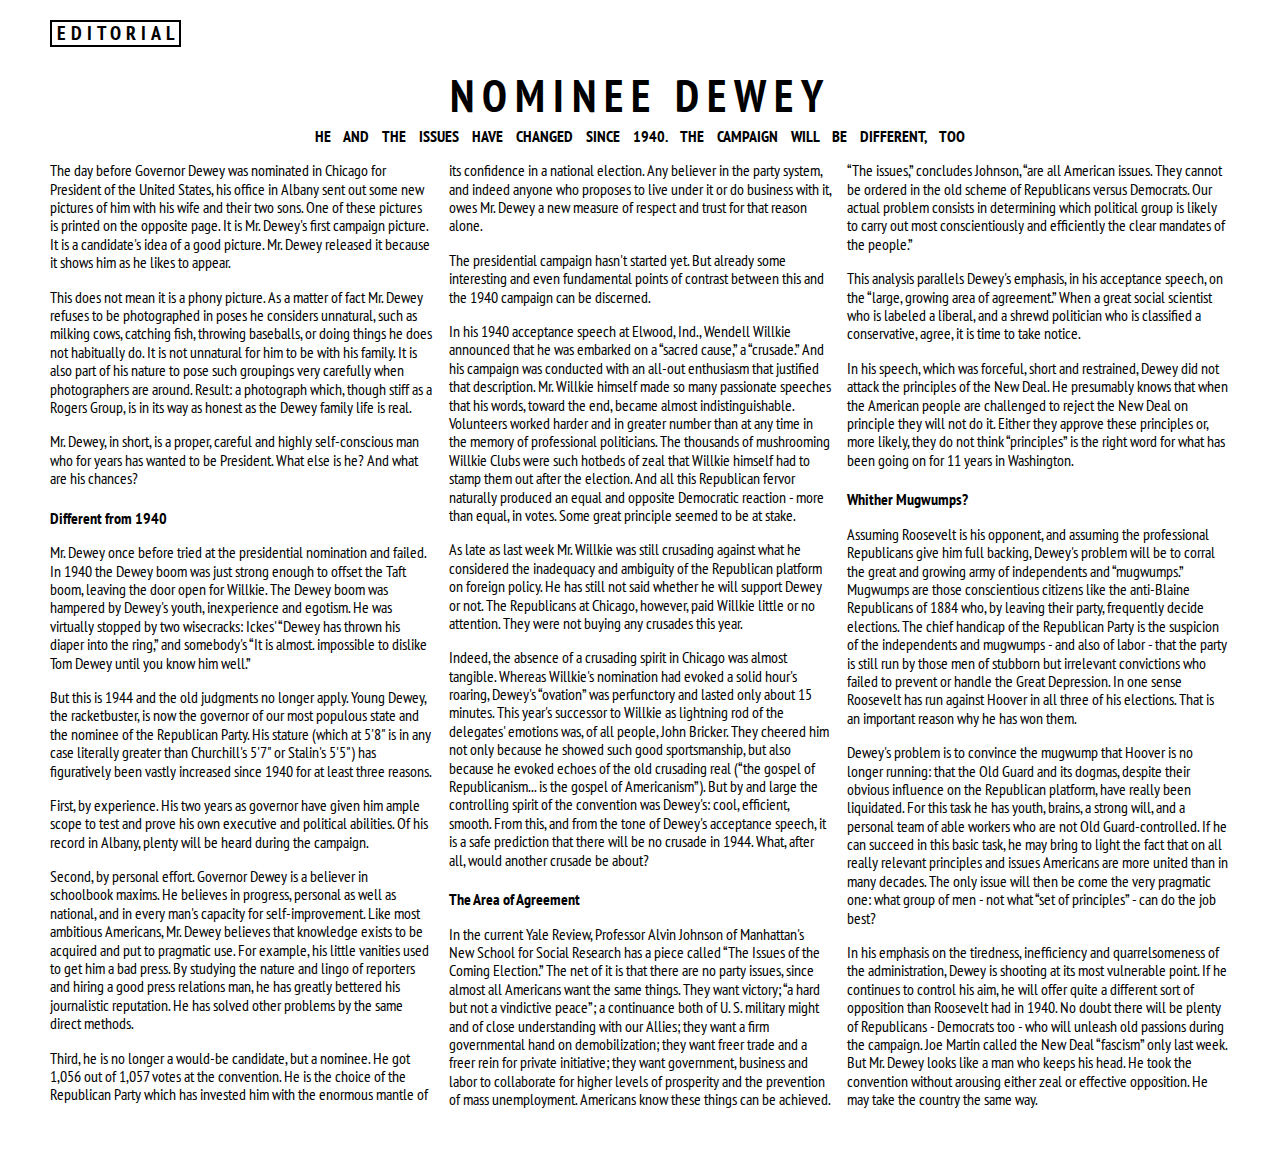
<file: lab-1/index.html>
<!DOCTYPE html>
<html lang="en">
<head>
    <meta charset="UTF-8" />
    <meta name="viewport" content="width=device-width, initial-scale=1.0">
    <title>Lab 1 | COMP1054</title>
    <link rel="preconnect" href="https://fonts.googleapis.com">
    <link rel="preconnect" href="https://fonts.gstatic.com" crossorigin>
    <link href="https://fonts.googleapis.com/css2?family=PT+Sans+Narrow:wght@400;700&display=swap" rel="stylesheet">
    <link href="css/normalize.css"  rel="stylesheet" />
    <link rel="stylesheet" href="css/style.css" />
</head>
<body>
    <div id="page">
        <header>
            <h1>Editorial</h1>
            <h2>Nominee Dewey</h2>
            <p>He and the issues have changed since 1940. The campaign will be different, too</p>
        </header>   
        <main>
        <p>The day before Governor Dewey was nominated in Chicago for President of the United States, his office in Albany sent out some new pictures of him with his wife and their two sons. One of these pictures is printed on the opposite page. It is Mr. Dewey's first campaign picture. It is a candidate's idea of a good picture. Mr. Dewey released it because it shows him as he likes to appear.</p>
 
        <p>This does not mean it is a phony picture. As a matter of fact Mr. Dewey refuses to be photographed in poses he considers unnatural, such as milking cows, catching fish, throwing baseballs, or doing things he does not habitually do. It is not unnatural for him to be with his family. It is also part of his nature to pose such groupings very carefully when photographers are around. Result: a photograph which, though stiff as a Rogers Group, is in its way as honest as the Dewey family life is real.</p>
 
        <p>Mr. Dewey, in short, is a proper, careful and highly self-conscious man who for years has wanted to be President. What else is he? And what are his chances?</p>
 
        <h4>Different from 1940</h4>
 
        <p>Mr. Dewey once before tried at the presidential nomination and failed. In 1940 the Dewey boom was just strong enough to offset the Taft boom, leaving the door open for Willkie. The Dewey boom was hampered by Dewey's youth, inexperience and egotism. He was virtually stopped by two wisecracks: Ickes' <q>Dewey has thrown his diaper into the ring,</q> and somebody's <q>It is almost. impossible to dislike Tom Dewey until you know him well.</q></p>
 
        <p>But this is 1944 and the old judgments no longer apply. Young Dewey, the racketbuster, is now the governor of our most populous state and the nominee of the Republican Party. His stature (which at 5'8" is in any case literally greater than Churchill's 5'7" or Stalin's 5'5") has figuratively been vastly increased since 1940 for at least three reasons.</p>
 
        <p>First, by experience. His two years as governor have given him ample scope to test and prove his own executive and political abilities. Of his record in Albany, plenty will be heard during the campaign.</p>
 
        <p>Second, by personal effort. Governor Dewey is a believer in schoolbook maxims. He believes in progress, personal as well as national, and in every man's capacity for self-improvement. Like most ambitious Americans, Mr. Dewey believes that knowledge exists to be acquired and put to pragmatic use. For example, his little vanities used to get him a bad press. By studying the nature and lingo of reporters and hiring a good press relations man, he has greatly bettered his journalistic reputation. He has solved other problems by the same direct methods.</p>
 
        <p>Third, he is no longer a would-be candidate, but a nominee. He got 1,056 out of 1,057 votes at the convention. He is the choice of the Republican Party which has invested him with the enormous mantle of its confidence in a national election. Any believer in the party system, and indeed anyone who proposes to live under it or do business with it, owes Mr. Dewey a new measure of respect and trust for that reason alone.</p>
 
        <p>The presidential campaign hasn't started yet. But already some interesting and even fundamental points of contrast between this and the 1940 campaign can be discerned.</p>
 
        <p>In his 1940 acceptance speech at Elwood, Ind., Wendell Willkie announced that he was embarked on a <q>sacred cause,</q> a <q>crusade.</q> And his campaign was conducted with an all-out enthusiasm that justified that description. Mr. Willkie himself made so many passionate speeches that his words, toward the end, became almost indistinguishable. Volunteers worked harder and in greater number than at any time in the memory of professional politicians. The thousands of mushrooming Willkie Clubs were such hotbeds of zeal that Willkie himself had to stamp them out after the election. And all this Republican fervor naturally produced an equal and opposite Democratic reaction - more than equal, in votes. Some great principle seemed to be at stake.</p>
 
        <p>As late as last week Mr. Willkie was still crusading against what he considered the inadequacy and ambiguity of the Republican platform on foreign policy. He has still not said whether he will support Dewey or not. The Republicans at Chicago, however, paid Willkie little or no attention. They were not buying any crusades this year.</p>
 
        <p>Indeed, the absence of a crusading spirit in Chicago was almost tangible. Whereas Willkie's nomination had evoked a solid hour's roaring, Dewey's <q>ovation</q> was perfunctory and lasted only about 15 minutes. This year's successor to Willkie as lightning rod of the delegates' emotions was, of all people, John Bricker. They cheered him not only because he showed such good sportsmanship, but also because he evoked echoes of the old crusading real (<q>the gospel of Republicanism... is the gospel of Americanism</q>). But by and large the controlling spirit of the convention was Dewey's: cool, efficient, smooth. From this, and from the tone of Dewey's acceptance speech, it is a safe prediction that there will be no crusade in 1944. What, after all, would another crusade be about?</p>
 
        <h4>The Area of Agreement</h4>
 
        <p>In the current Yale Review, Professor Alvin Johnson of Manhattan's New School for Social Research has a piece called <q>The Issues of the Coming Election.</q> The net of it is that there are no party issues, since almost all Americans want the same things. They want victory; <q>a hard but not a vindictive peace</q>; a continuance both of U. S. military might and of close understanding with our Allies; they want a firm governmental hand on demobilization; they want freer trade and a freer rein for private initiative; they want government, business and labor to collaborate for higher levels of prosperity and the prevention of mass unemployment. Americans know these things can be achieved.</p>
 
        <p><q>The issues,</q> concludes Johnson, <q>are all American issues. They cannot be ordered in the old scheme of Republicans versus Democrats. Our actual problem consists in determining which political group is likely to carry out most conscientiously and efficiently the clear mandates of the people.</q></p>
 
        <p>This analysis parallels Dewey's emphasis, in his acceptance speech, on the <q>large, growing area of agreement.</q> When a great social scientist who is labeled a liberal, and a shrewd politician who is classified a conservative, agree, it is time to take notice.</p>
 
        <p>In his speech, which was forceful, short and restrained, Dewey did not attack the principles of the New Deal. He presumably knows that when the American people are challenged to reject the New Deal on principle they will not do it. Either they approve these principles or, more likely, they do not think <q>principles</q> is the right word for what has been going on for 11 years in Washington.</p>
 
        <h4>Whither Mugwumps?</h4>
 
        <p>Assuming Roosevelt is his opponent, and assuming the professional Republicans give him full backing, Dewey's problem will be to corral the great and growing army of independents and <q>mugwumps.</q> Mugwumps are those conscientious citizens like the anti-Blaine Republicans of 1884 who, by leaving their party, frequently decide elections. The chief handicap of the Republican Party is the suspicion of the independents and mugwumps - and also of labor - that the party is still run by those men of stubborn but irrelevant convictions who failed to prevent or handle the Great Depression. In one sense Roosevelt has run against Hoover in all three of his elections. That is an important reason why he has won them.</p>
 
        <p>Dewey's problem is to convince the mugwump that Hoover is no longer running: that the Old Guard and its dogmas, despite their obvious influence on the Republican platform, have really been liquidated. For this task he has youth, brains, a strong will, and a personal team of able workers who are not Old Guard-controlled. If he can succeed in this basic task, he may bring to light the fact that on all really relevant principles and issues Americans are more united than in many decades. The only issue will then be come the very pragmatic one: what group of men - not what <q>set of principles</q> - can do the job best?</p>
 
        <p>In his emphasis on the tiredness, inefficiency and quarrelsomeness of the administration, Dewey is shooting at its most vulnerable point. If he continues to control his aim, he will offer quite a different sort of opposition than Roosevelt had in 1940. No doubt there will be plenty of Republicans - Democrats too - who will unleash old passions during the campaign. Joe Martin called the New Deal <q>fascism</q> only last week. But Mr. Dewey looks like a man who keeps his head. He took the convention without arousing either zeal or effective opposition. He may take the country the same way.</p>
        </main>
        <footer></footer>
    </div>
</body>
</html>
</file>
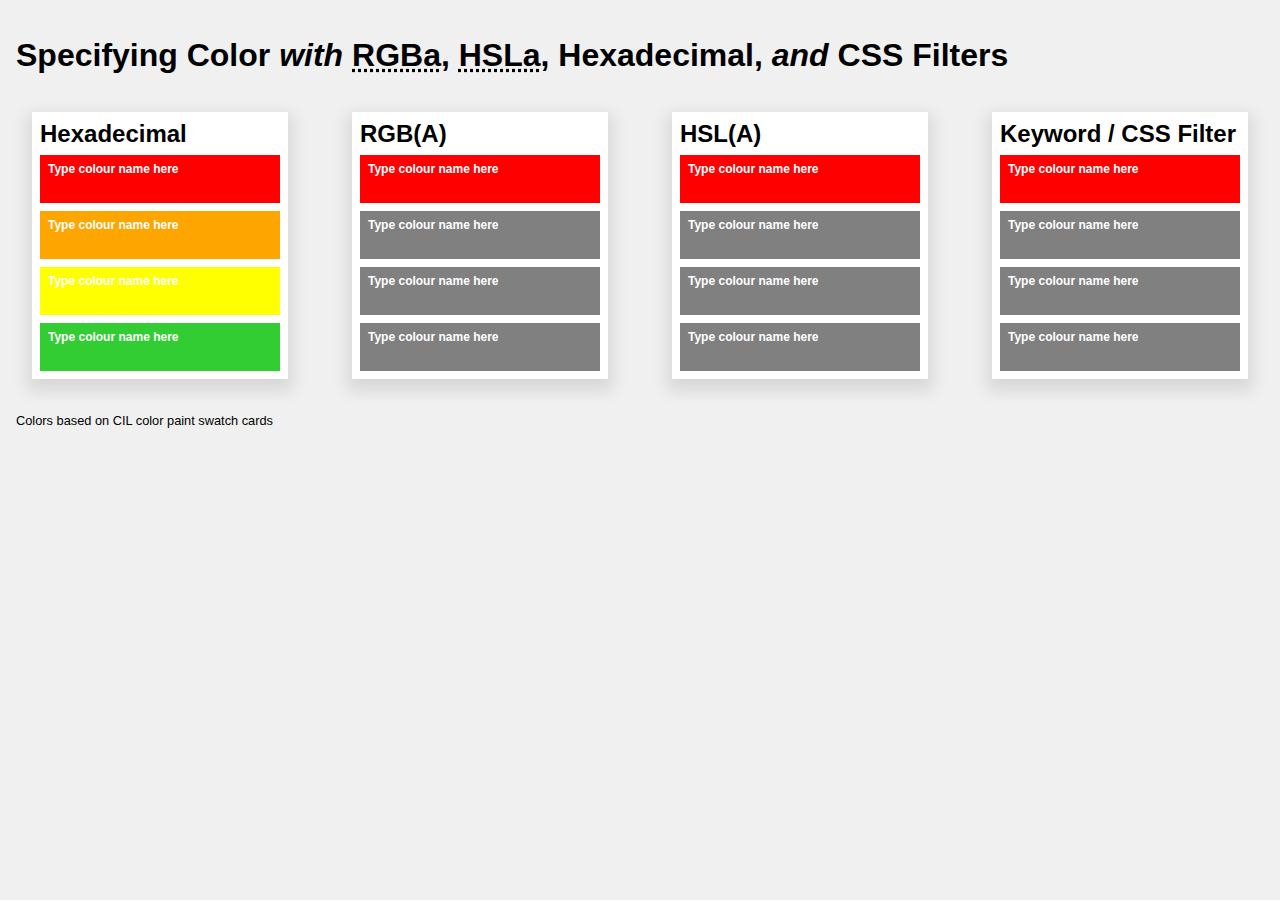
<file: lab-2/index.html>
<!DOCTYPE HTML>
<html>
<head>
	<meta charset="UTF-8">
	<title>Specifying Color with RGBa, HSLa, Hexadecimal, and CSS Filters</title>
	<link href="css/normalize.css" rel="stylesheet">
	<link href="css/base.css" rel="stylesheet">
	<style>
/* STEP 1: Using the color picker utility at
https://developer.mozilla.org/en-US/docs/Web/CSS/CSS_Colors/Color_picker_tool,
set each color in hexadecimal format
to match as closely as you can with the colors
on the FIRST paint swatch card provided.
-------------------------------------------------- */
	#hex div:nth-of-type(1) {
		background-color: red;
	}
	#hex div:nth-of-type(2) {
		background-color: orange;
	}
	#hex div:nth-of-type(3) {
		background-color: yellow;
	}
	#hex div:nth-of-type(4) {
		background-color: limegreen;
	}
/* STEP 2: Set each color in rgba format
to match as closely as you can with the colors
on the SECOND paint swatch card provided.
-------------------------------------------------- */
	#rgba div:nth-of-type(1) {
		background-color: red;
	}
	/* ...and so on... */

/* STEP 3: Set each color in hsla format
to match as closely as you can with the colors
on the THIRD paint swatch card provided.
-------------------------------------------------- */
	#hsla div:nth-of-type(1) {
		background-color: red;
	}
	/* ...and so on... */

	/* STEP 4: Set each color using a CSS color keywords
(https://developer.mozilla.org/en-US/docs/Web/CSS/color_value)
that matches each color as closely as possible, then
apply one or more CSS filters to see if you can
produce an exact rendition of the swatch colors on the FOURTH card provided.
(https://developer.mozilla.org/en-US/docs/Web/CSS/filter).
-------------------------------------------------- */
	#keyword div:nth-of-type(1) {
		background-color: red;
	}
	/* ...and so on... */

	/* STEP 5: Describe one or more things that you can do to ensure that the colour rendering on your screen is exactly the same (or as close as possible) to the colours on your paint chip cards. If possible, attempt to do one or more of these things and describe what you did and what you found out. Maybe a screenshot, too if it might help. */
</style>
</head>

<body>
	<header>
		<h1>Specifying Color <em>with</em> <abbr title="Red, Green, Blue, Alpha">RGBa</abbr>, <abbr title="Hue, Saturation, Luminousity, Alpha">HSLa</abbr>, Hexadecimal, <em>and</em> CSS Filters</h1>
	</header>
	<main>
		<section id="hex">
			<h2>Hexadecimal</h2>
			<div>
				<h3>Type colour name here</h3>
			</div>
			<div>
				<h3>Type colour name here</h3>
			</div>
			<div>
				<h3>Type colour name here</h3>
			</div>
			<div>
				<h3>Type colour name here</h3>
			</div>
		</section>
		<section id="rgba">
			<h2>RGB(A)</h2>
			<div>
				<h3>Type colour name here</h3>
			</div>
			<div>
				<h3>Type colour name here</h3>
			</div>
			<div>
				<h3>Type colour name here</h3>
			</div>
			<div>
				<h3>Type colour name here</h3>
			</div>
		</section>
		<section id="hsla">
			<h2>HSL(A)</h2>
			<div>
				<h3>Type colour name here</h3>
			</div>
			<div>
				<h3>Type colour name here</h3>
			</div>
			<div>
				<h3>Type colour name here</h3>
			</div>
			<div>
				<h3>Type colour name here</h3>
			</div>
		</section>
		<section id="keyword">
			<h2>Keyword / CSS Filter</h2>
			<div>
				<h3>Type colour name here</h3>
			</div>
			<div>
				<h3>Type colour name here</h3>
			</div>
			<div>
				<h3>Type colour name here</h3>
			</div>
			<div>
				<h3>Type colour name here</h3>
			</div>
		</section>
	</main>
	<footer>
		<p><small>Colors based on CIL color paint swatch cards</small></p>
	</footer>
</body>
</html>
</file>
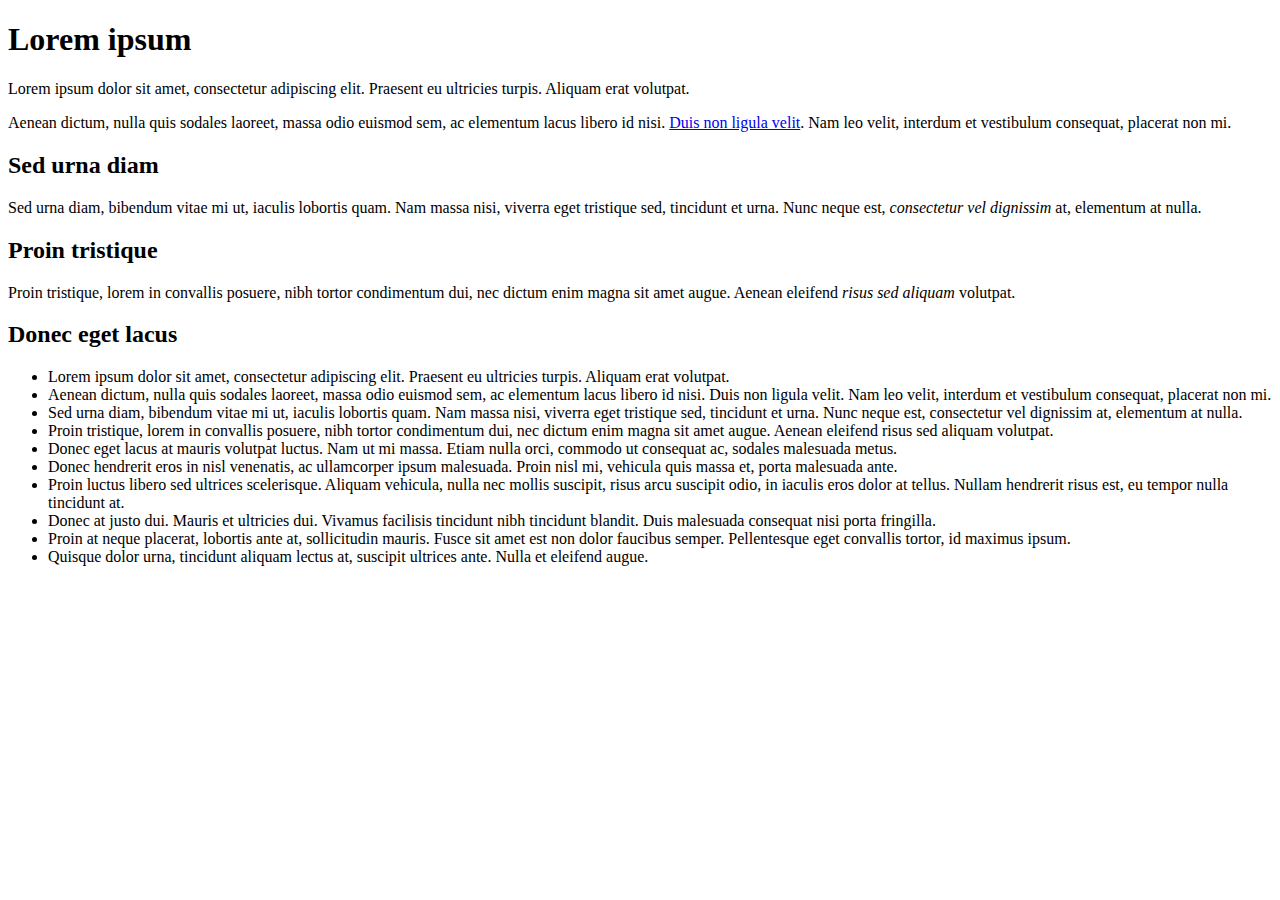
<file: lesson-1/index.html>
<!DOCTYPE html>
<html lang="en">
<head>
	<meta charset="UTF-8" />
	<title>Lesson 1 - COMP1054 User Interface Design Using CSS</title>
	<link rel="stylesheet" href="css/styles.css" />
</head>
<body>

<article class="about">
	<h1>Lorem ipsum</h1> 

	<p>Lorem ipsum dolor sit amet, consectetur adipiscing elit. Praesent eu ultricies turpis. Aliquam erat volutpat.</p>
	<p>Aenean dictum, nulla quis sodales laoreet, massa odio euismod sem, ac elementum lacus libero id nisi. <a href="https://lipsum.com/" rel="external">Duis non ligula velit</a>. Nam leo velit, interdum et vestibulum consequat, placerat non mi.</p>
 
	<section id="project">
		<h2 lang="es">Sed urna diam</h2>
		<p>Sed urna diam, bibendum vitae mi ut, iaculis lobortis quam. <span lang="es">Nam massa nisi</span>, viverra eget tristique sed, tincidunt et urna. Nunc neque est, <em>consectetur vel dignissim</em> at, elementum at nulla.</p>
	</section>

	<section class="sub-project">
		<h2 lang="es">Proin tristique</h2>
		<p>Proin tristique, lorem in convallis posuere, nibh tortor condimentum dui, nec dictum enim magna sit amet augue. Aenean eleifend <em>risus sed aliquam</em> volutpat.</p>
	</section>
    <aside>
        <h2>Donec eget lacus</h2>
        <ul>
            <li>Lorem ipsum dolor sit amet, consectetur adipiscing elit. Praesent eu ultricies turpis. Aliquam erat volutpat.</li>
            <li>Aenean dictum, nulla quis sodales laoreet, massa odio euismod sem, ac elementum lacus libero id nisi. Duis non ligula velit. Nam leo velit, interdum et vestibulum consequat, placerat non mi.</li>
            <li>Sed urna diam, bibendum vitae mi ut, iaculis lobortis quam. Nam massa nisi, viverra eget tristique sed, tincidunt et urna. Nunc neque est, consectetur vel dignissim at, elementum at nulla.</li>
            <li>Proin tristique, lorem in convallis posuere, nibh tortor condimentum dui, nec dictum enim magna sit amet augue. Aenean eleifend risus sed aliquam volutpat.</li>
            <li>Donec eget lacus at mauris volutpat luctus. Nam ut mi massa. Etiam nulla orci, commodo ut consequat ac, sodales malesuada metus.</li>
            <li>Donec hendrerit eros in nisl venenatis, ac ullamcorper ipsum malesuada. Proin nisl mi, vehicula quis massa et, porta malesuada ante.</li>
            <li>Proin luctus libero sed ultrices scelerisque. Aliquam vehicula, nulla nec mollis suscipit, risus arcu suscipit odio, in iaculis eros dolor at tellus. Nullam hendrerit risus est, eu tempor nulla tincidunt at.</li>
            <li>Donec at justo dui. Mauris et ultricies dui. Vivamus facilisis tincidunt nibh tincidunt blandit. Duis malesuada consequat nisi porta fringilla.</li>
            <li>Proin at neque placerat, lobortis ante at, sollicitudin mauris. Fusce sit amet est non dolor faucibus semper. Pellentesque eget convallis tortor, id maximus ipsum.</li>
            <li>Quisque dolor urna, tincidunt aliquam lectus at, suscipit ultrices ante. Nulla et eleifend augue.</li>
        </ul>
    </aside>
</article>

</body>
</html>
</file>
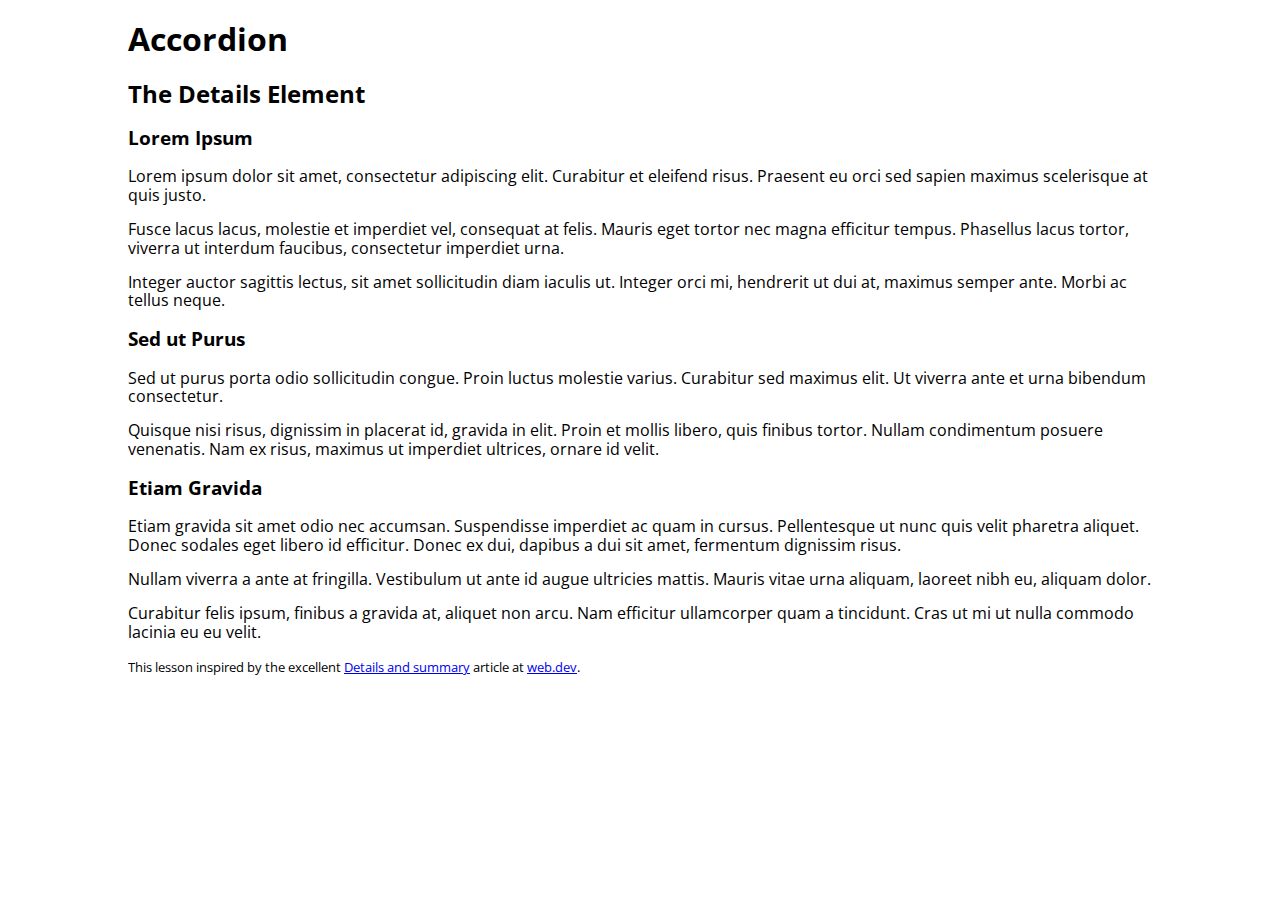
<file: lesson-10/index.html>
<!DOCTYPE html>
<html lang="en">
	<head>
		<meta charset="utf-8" />
		<title>Accordion | COMP1054 User Interface Design Using CSS</title>
		<meta name="viewport" content="width=device-width, initial-scale=1.0" />
		<link href="css/normalize.css" rel="stylesheet" />
		<link href="css/accordion.css" rel="stylesheet" />
		<script src="js/accordion.js" defer></script>
	</head>
	<body>
		<div id="container">
			<header>
				<h1>Accordion</h1>
			</header>
			<main>
				<h2>The Details Element</h2>
				<!-- STEP 1: Surround each H3 and DIV pair with DETAILS tags -->
				
					<h3>Lorem Ipsum</h3>
					<div>
						<p>Lorem ipsum dolor sit amet, consectetur adipiscing elit. Curabitur et eleifend risus. Praesent eu orci sed sapien maximus scelerisque at quis justo.</p>
						<p>Fusce lacus lacus, molestie et imperdiet vel, consequat at felis. Mauris eget tortor nec magna efficitur tempus. Phasellus lacus tortor, viverra ut interdum faucibus, consectetur imperdiet urna.</p>
						<p>Integer auctor sagittis lectus, sit amet sollicitudin diam iaculis ut. Integer orci mi, hendrerit ut dui at, maximus semper ante. Morbi ac tellus neque.</p>
					</div>
				
				<!-- STEP 2: Replace each pair of H3 tags with SUMMARY tags, validate your HTML (https://validator.w3.org/), then proceed to the CSS for the next step -->
				
					<h3>Sed ut Purus</h3>
					<div>
						<p>Sed ut purus porta odio sollicitudin congue. Proin luctus molestie varius. Curabitur sed maximus elit. Ut viverra ante et urna bibendum consectetur.</p>
						<p>Quisque nisi risus, dignissim in placerat id, gravida in elit. Proin et mollis libero, quis finibus tortor. Nullam condimentum posuere venenatis. Nam ex risus, maximus ut imperdiet ultrices, ornare id velit.</p>
					</div>
				
				
					<h3>Etiam Gravida</h3>
					<div>
						<p>Etiam gravida sit amet odio nec accumsan. Suspendisse imperdiet ac quam in cursus. Pellentesque ut nunc quis velit pharetra aliquet. Donec sodales eget libero id efficitur. Donec ex dui, dapibus a dui sit amet, fermentum dignissim risus.</p>
						<p>Nullam viverra a ante at fringilla. Vestibulum ut ante id augue ultricies mattis. Mauris vitae urna aliquam, laoreet nibh eu, aliquam dolor.</p>
						<p>Curabitur felis ipsum, finibus a gravida at, aliquet non arcu. Nam efficitur ullamcorper quam a tincidunt. Cras ut mi ut nulla commodo lacinia eu eu velit.</p>
					</div>
				
			</main>
			<footer>
				<p><small>This lesson inspired by the excellent <a href="https://web.dev/learn/html/details" title="Details and summary">Details and summary</a> article at <a href="https://web.dev/" title="web.dev">web.dev</a>.</small></p>
			</footer>
		</div><!-- end #container -->
	</body>
</html>
</file>
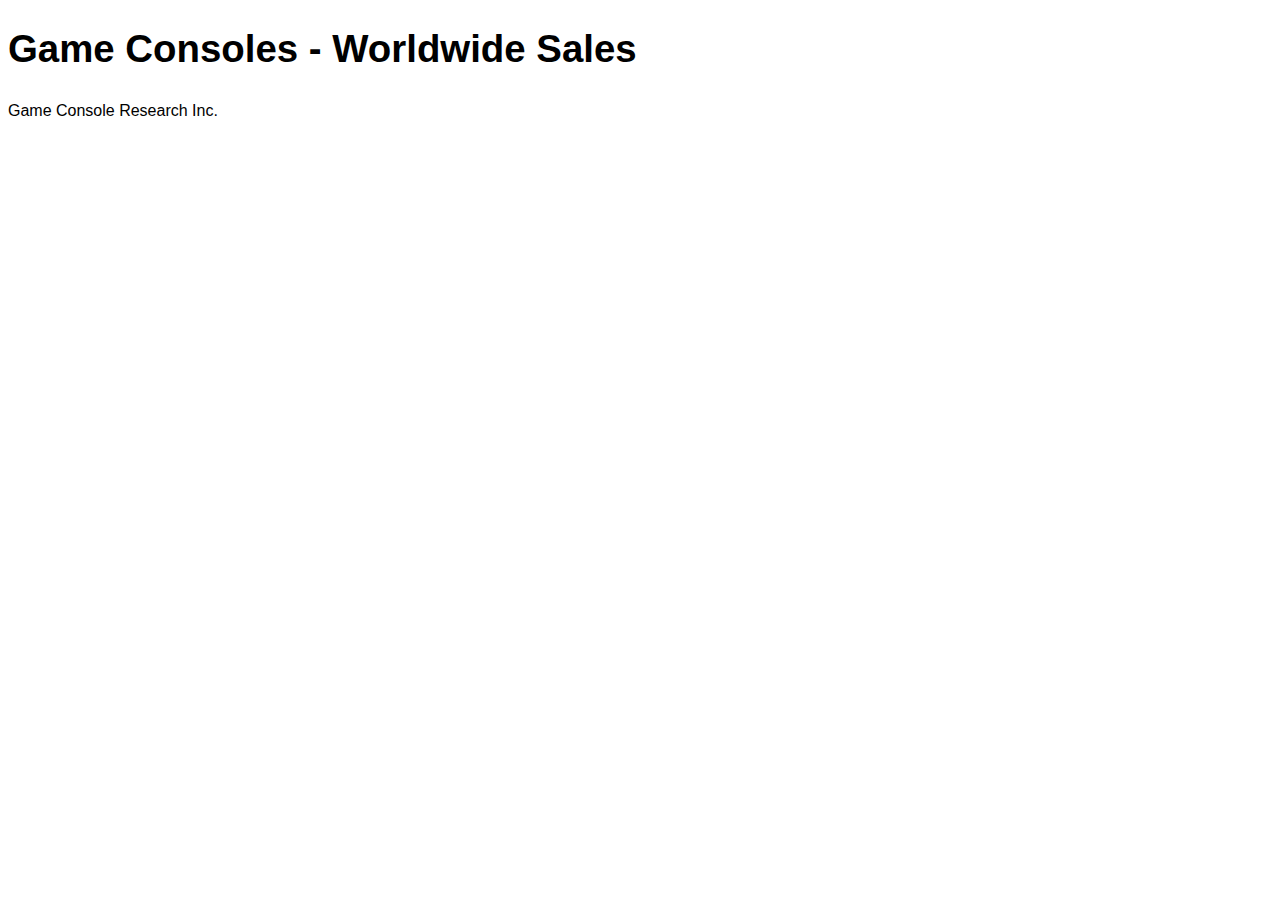
<file: lesson-12/index.html>
<!DOCTYPE html>
<html lang="en">
<head>
		<meta charset="UTF-8">
		<title>Game Consoles - Worldwide Sales</title>
		<meta name="viewport" content="width=device-width, initial-scale=1.0">
		<!-- We're not normalizing this HTML on purpose so that we can see some of the default table rendering - normalize addresses some of the table display issues -->
		<link href="css/tables.css" rel="stylesheet" />
		<!-- Thanks to Tristen Brown for the excellent (dependency-free) table sorting script -->
		<script src="js/tablesort/tablesort.min.js"></script>
		<link href="js/tablesort/css/tablesort.css" rel="stylesheet">
		<script src="js/tables.js"></script>
</head>

<body>
	<header>
		<h1>Game Consoles - Worldwide Sales</h1>
	</header>
	<main>
<!-- STEP 1a: Start with the basic TABLE element -->

<!-- STEP 2: Build out a fitting CAPTION element -->

<!-- STEP 4: Build out column groups and columns if necessary -->

<!-- STEP 5a: Group the table heading rows with a THEAD -->

<!-- STEP 1b: Build out the appropriate number of rows with TR -->

<!-- STEP 1c: For each piece of table data, build a TD -->

<!-- STEP 3a: Where appropriate, replace any TD elements with table headings (TH) -->

<!-- STEP 3b: Associate TH with data rows and/or columns -->

<!-- STEP 5b: Move the table footer row(s) up to just below the THEAD and surround with a TFOOT -->

<!-- STEP 5c: Encapsulate the remainder of the table data rows with the TBODY tags -->

<!-- STEP 5d: Look at the rendering in the browser, then head to css/tables.css for the next step -->
	</main>
	<footer>
		<small>Game Console Research Inc.</small>
	</footer>
</body>
</html>
</file>
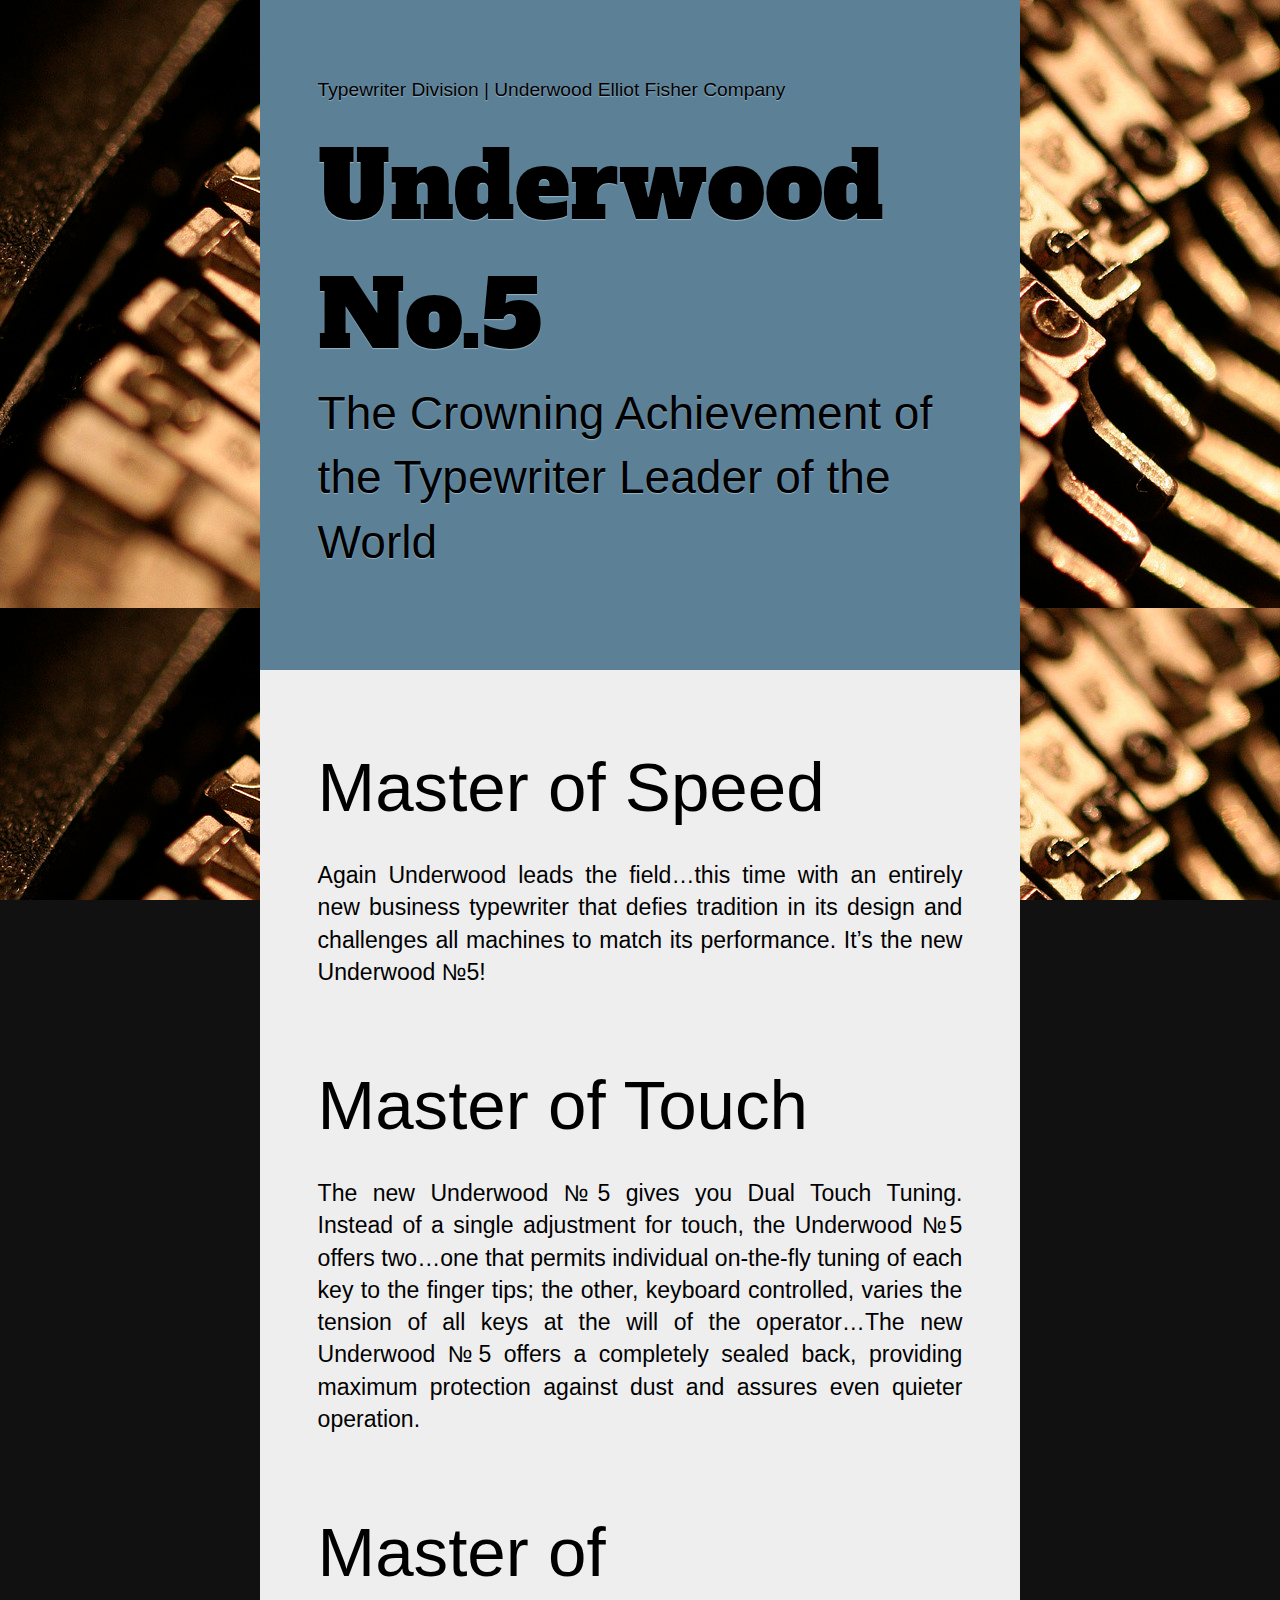
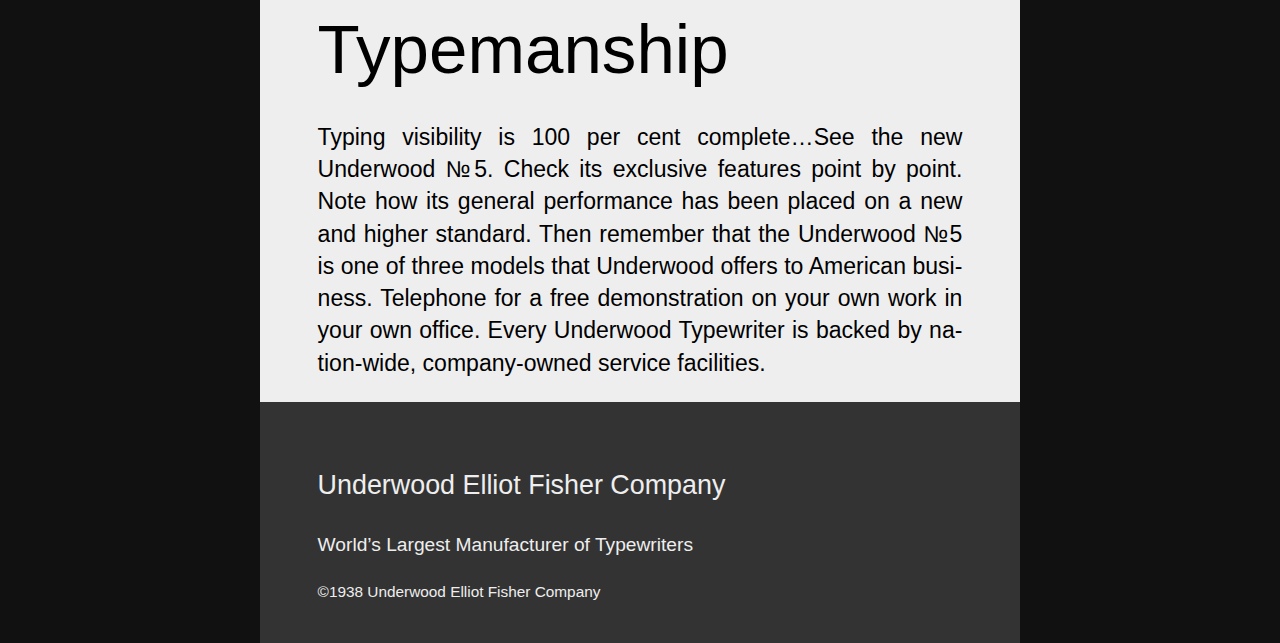
<file: lesson-2/index.html>
<!DOCTYPE html>
<html lang="en">
<head>
	<meta charset="utf-8" />
	<title>Underwood №5</title>
	<meta viewport="width=device-width, initial-scale=1.0" />
	<!-- STEP 1a: Add META viewport element for mobile rendering -->
	
	<!-- STEP 1b. Apply a normalize CSS stylesheet -->
	 <link rel="preconnect" href="https://fonts.googleapis.com">
	<link rel="preconnect" href="https://fonts.gstatic.com" crossorigin>
	<link href="https://fonts.googleapis.com/css2?family=Alfa+Slab+One&display=swap" rel="stylesheet">
	<link rel="stylesheet" href="./css/normalize.css" />
	<link rel="stylesheet" href="./css/main.css" />
	
</head>

<body>
	<header>
		<p>Typewriter Division | Underwood Elliot Fisher Company</p>
		<h1>Underwood No.5</h1>
		<h2>The Crowning Achievement of the Typewriter Leader of the World</h2>
	</header>
	<main>
		<section>
			<h3>Master of Speed</h3>
			<p>Again Underwood leads the field…this time with an entirely new business typewriter that defies tradition in its design and challenges all machines to match its performance. It’s the new Underwood №5!</p>
		</section>
		<section>
			<h3>Master of Touch</h3>
			<p>The new Underwood №5 gives you Dual Touch Tuning. Instead of a single adjustment for touch, the Underwood №5 offers two…one that permits individual on-the-fly tuning of each key to the finger tips; the other, keyboard controlled, varies the tension of all keys at the will of the operator…The new Underwood №5 offers a completely sealed back, providing maximum protection against dust and assures even quieter operation.</p>
		</section>
		<section>
			<h3>Master of Typemanship</h3>
			<p>Typing visibility is 100 per cent complete…See the new Underwood №5. Check its exclusive features point by point. Note how its general performance has been placed on a new and higher standard. Then remember that the Underwood №5 is one of three models that Underwood offers to American business. Telephone for a free demonstration on your own work in your own office. Every Underwood Typewriter is backed by nation-wide, company-owned service facilities.</p>
		</section>
	</main>
	<footer>
		<h3>Underwood Elliot Fisher Company</h3>
		<p>World’s Largest Manufacturer of Typewriters</p>
		<small>©1938 Underwood Elliot Fisher Company</small>
	</footer>
</body>
</html>
</file>
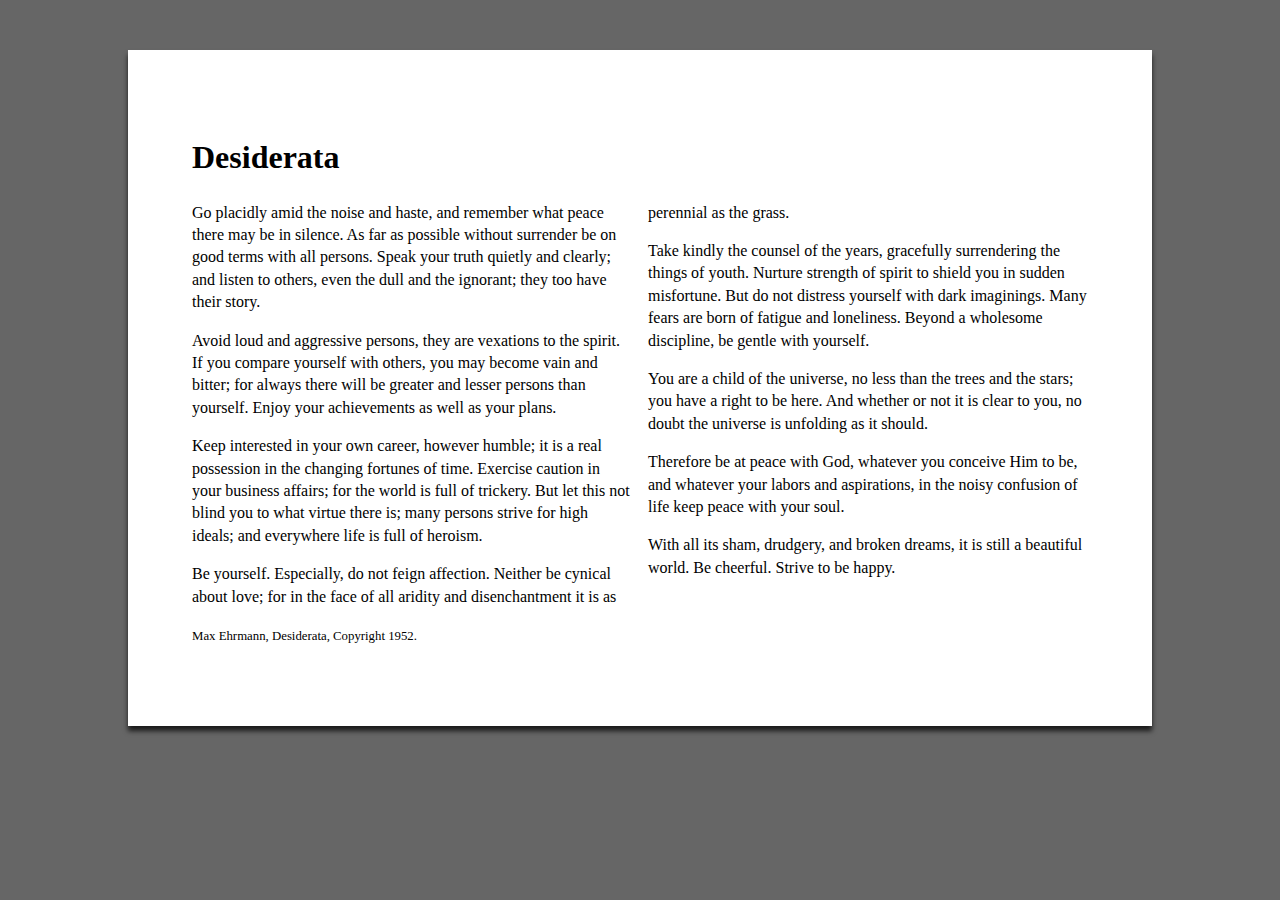
<file: lesson-3/index.html>
<!DOCTYPE html>

<html lang="en">

<head>
	<meta charset="UTF-8" />
	<title>Desiderata - Max Ehrmann</title>
	<!-- STEP 1: Validate and repair HTML (http://validator.w3.org/) -->
	<!-- STEP 2: Address responsiveness with the meta viewport element -->
	<meta name="viewport" content="width=device-width, initial-scale=1.0" />
	<!-- STEP 3a: Apply Eric Meyer's CSS Reset (http://meyerweb.com/eric/tools/css/reset/) -->

	<!-- <link rel="stylesheet" href="css/reset.css" /> -->

	<!-- STEP 3b: Comment out STEP 2, then apply Nicolas Gallagher and Jonathan Neal's Normalize.CSS (http://necolas.github.io/normalize.css/) -->

	<link rel="stylesheet" href="css/normalize.css" />
	<!-- <link href="https://cdn.jsdelivr.net/npm/bootstrap@5.3.8/dist/css/bootstrap.min.css" rel="stylesheet" integrity="sha384-sRIl4kxILFvY47J16cr9ZwB07vP4J8+LH7qKQnuqkuIAvNWLzeN8tE5YBujZqJLB" crossorigin="anonymous"> -->

	<!-- STEP 4a: Add the primary stylesheet -->
	<link rel="stylesheet" href="css/main.css" />

	<!-- Must be after normalize.css -->

	<!-- STEP 4b: Validate the CSS and repair (https://jigsaw.w3.org/css-validator/) -->


	<!-- STEP 5: Inspect the HTML and CSS using a variety of browser dev tools from different vendors -->
</head>

<body>
	<div id="page">
		<header>
			<h1>Desiderata</h1>
		</header>
		<main>
			<p>Go placidly amid the noise and haste, and remember what peace there may be in silence. As far as possible
				without surrender be on good terms with all persons. Speak your truth quietly and clearly; and listen to
				others, even the dull and the ignorant; they too have their story.</p>
			<p>Avoid loud and aggressive persons, they are vexations to the spirit. If you compare yourself with others,
				you may become vain and bitter; for always there will be greater and lesser persons than yourself. Enjoy
				your achievements as well as your plans.</p>
			<p>Keep interested in your own career, however humble; it is a real possession in the changing fortunes of
				time. Exercise caution in your business affairs; for the world is full of trickery. But let this not
				blind you to what virtue there is; many persons strive for high ideals; and everywhere life is full of
				heroism.</p>
			<p>Be yourself. Especially, do not feign affection. Neither be cynical about love; for in the face of all
				aridity and disenchantment it is as perennial as the grass.</p>
			<p>Take kindly the counsel of the years, gracefully surrendering the things of youth. Nurture strength of
				spirit to shield you in sudden misfortune. But do not distress yourself with dark imaginings. Many fears
				are born of fatigue and loneliness. Beyond a wholesome discipline, be gentle with yourself.</p>
			<p>You are a child of the universe, no less than the trees and the stars; you have a right to be here. And
				whether or not it is clear to you, no doubt the universe is unfolding as it should.</p>
			<p>Therefore be at peace with God, whatever you conceive Him to be, and whatever your labors and
				aspirations, in the noisy confusion of life keep peace with your soul.</p>
			<p>With all its sham, drudgery, and broken dreams, it is still a beautiful world. Be cheerful. Strive to be
				happy.
			</p>
		</main>
		<footer>
			<p><small>Max Ehrmann, Desiderata, Copyright 1952.</small></p>
		</footer>
	</div><!-- #page -->


</body>

</html>
</file>
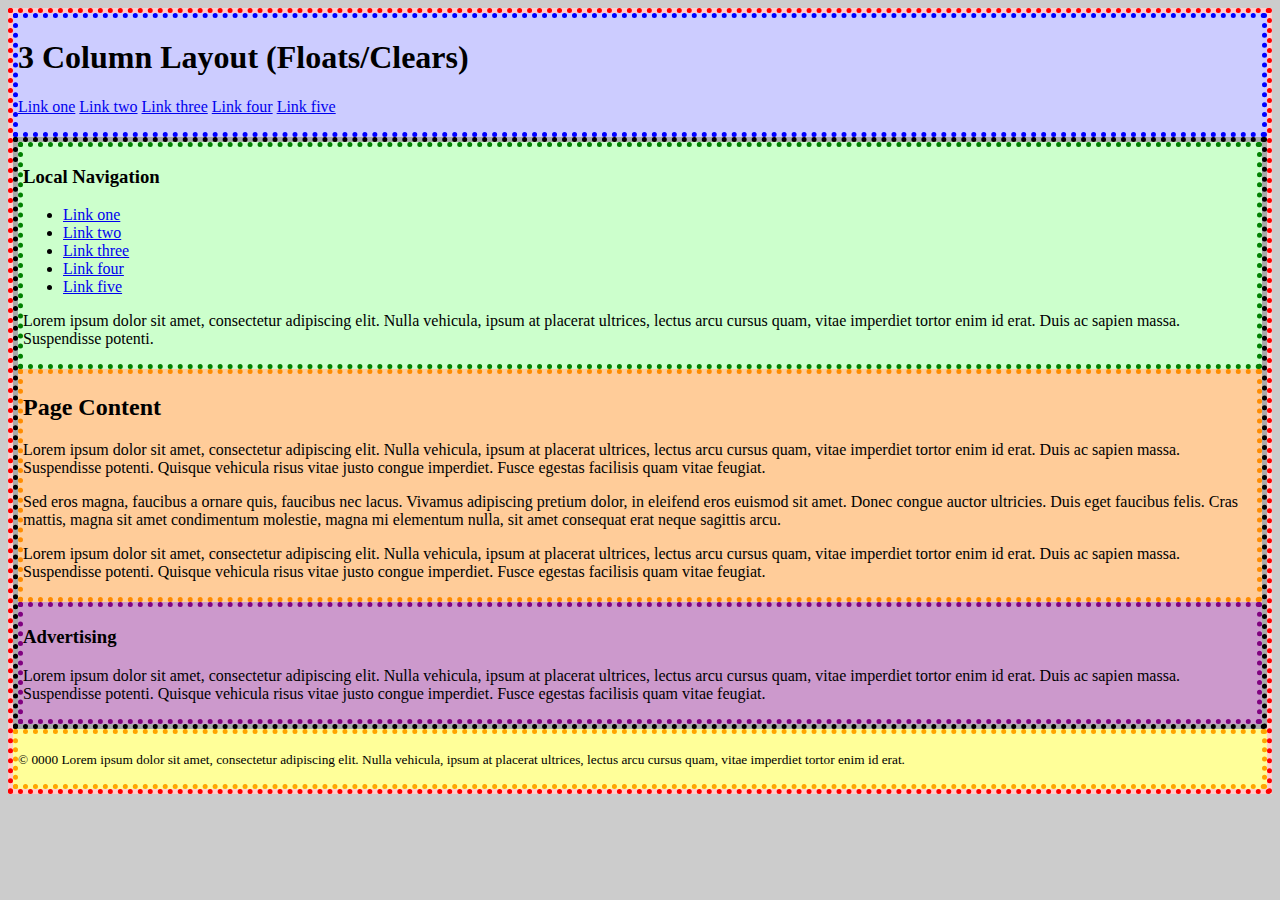
<file: lesson-4/index.html>
<!DOCTYPE html>
<html lang="en">
<head>
	<meta charset="utf-8" />
	<title>3 Column Layout - Floats/Clears</title>
	<meta name="viewport" content="device=device-width, initial-scale=1" />
	<!-- STEP 1a: Add normalize.css, then head to css/index.css for STEP 1b -->
	
	<link href="css/index.css" rel="stylesheet" />
</head>

<body>
	<div id="container">
		<header>
			<h1>3 Column Layout (Floats/Clears)</h1>
			<nav>
				<ul>
					<li><a href="#">Link one</a></li>
					<li><a href="#">Link two</a></li>
					<li><a href="#">Link three</a></li>
					<li><a href="#">Link four</a></li>
					<li><a href="#">Link five</a></li>
				</ul>
			</nav>
		</header>
		<main>
			<nav>
				<h3>Local Navigation</h3>
				<ul>
					<li><a href="#">Link one</a></li>
					<li><a href="#">Link two</a></li>
					<li><a href="#">Link three</a></li>
					<li><a href="#">Link four</a></li>
					<li><a href="#">Link five</a></li>
				</ul>
				<p>Lorem ipsum dolor sit amet, consectetur adipiscing elit. Nulla vehicula, ipsum at placerat ultrices, lectus arcu cursus quam, vitae imperdiet tortor enim id erat. Duis ac sapien massa. Suspendisse potenti.</p>
			</nav>
			<section>
				<h2>Page Content</h2>
				<p>Lorem ipsum dolor sit amet, consectetur adipiscing elit. Nulla vehicula, ipsum at placerat ultrices, lectus arcu cursus quam, vitae imperdiet tortor enim id erat. Duis ac sapien massa. Suspendisse potenti. Quisque vehicula risus vitae justo congue imperdiet. Fusce egestas facilisis quam vitae feugiat.</p>
				<p>Sed eros magna, faucibus a ornare quis, faucibus nec lacus. Vivamus adipiscing pretium dolor, in eleifend eros euismod sit amet. Donec congue auctor ultricies. Duis eget faucibus felis. Cras mattis, magna sit amet condimentum molestie, magna mi elementum nulla, sit amet consequat erat neque sagittis arcu.</p>
				<p>Lorem ipsum dolor sit amet, consectetur adipiscing elit. Nulla vehicula, ipsum at placerat ultrices, lectus arcu cursus quam, vitae imperdiet tortor enim id erat. Duis ac sapien massa. Suspendisse potenti. Quisque vehicula risus vitae justo congue imperdiet. Fusce egestas facilisis quam vitae feugiat.</p>
			</section>
			<aside>
				<h3>Advertising</h3>
				<p>Lorem ipsum dolor sit amet, consectetur adipiscing elit. Nulla vehicula, ipsum at placerat ultrices, lectus arcu cursus quam, vitae imperdiet tortor enim id erat. Duis ac sapien massa. Suspendisse potenti. Quisque vehicula risus vitae justo congue imperdiet. Fusce egestas facilisis quam vitae feugiat.</p>
			</aside>
		</main>
		<footer>
			<p><small>© 0000 Lorem ipsum dolor sit amet, consectetur adipiscing elit. Nulla vehicula, ipsum at placerat ultrices, lectus arcu cursus quam, vitae imperdiet tortor enim id erat.</small></p>
		</footer>
	</div><!-- #container -->
</body>
</html>
</file>
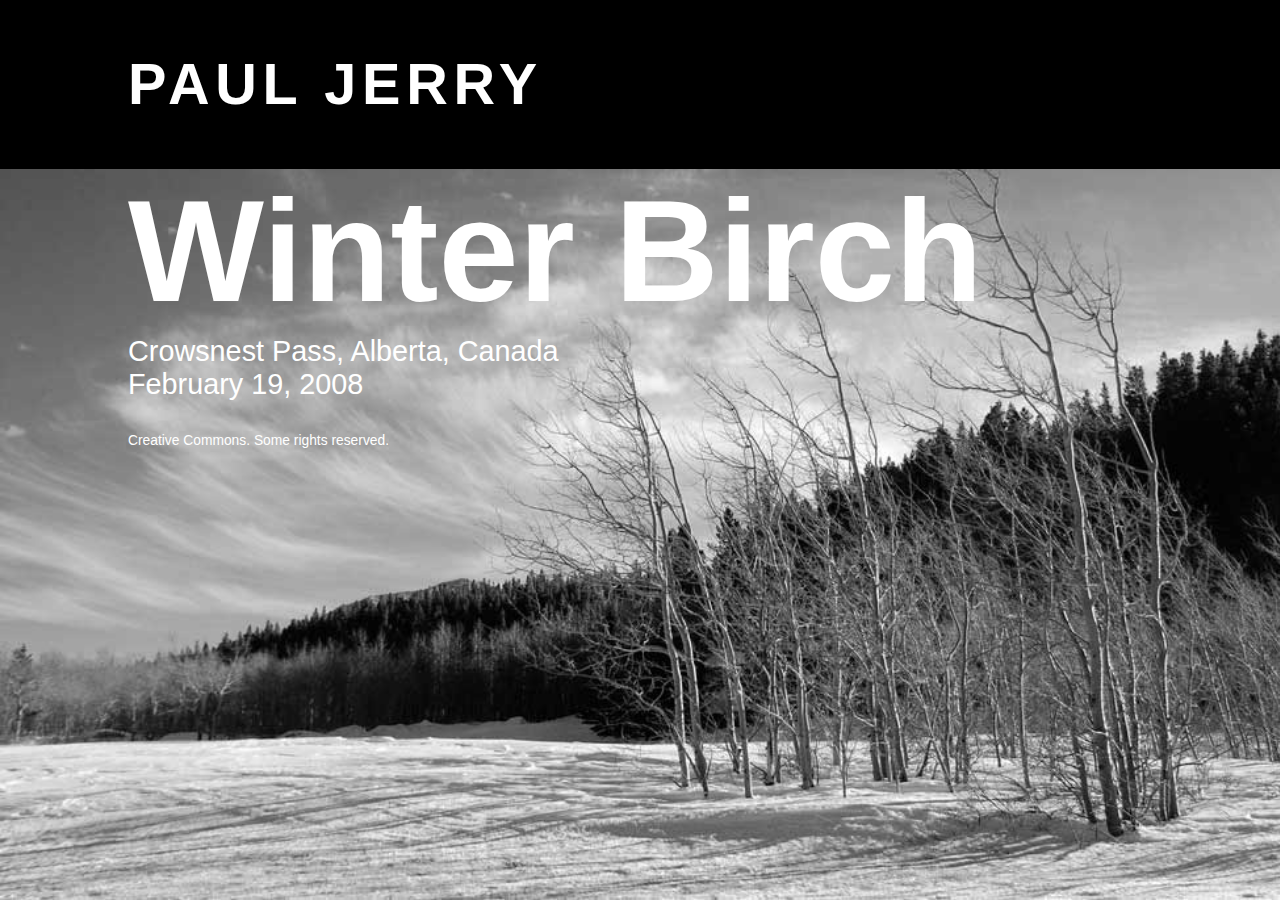
<file: lesson-5/index.html>
<!DOCTYPE html>
<html lang="en">
<head>
	<meta charset="utf-8" />
	<title>Winter Birch | Paul Jerry</title>
	<meta name="viewport" content="width=device-width, initial-scale=1" />
	<link href="css/normalize.css" rel="stylesheet" />
	<link href="css/colors.css" rel="stylesheet" />
</head>
<body>
	<header>
		<h1>Paul Jerry</h1>
	</header>
	<main>
		<h2>Winter Birch</h2>
		<p>Crowsnest Pass, Alberta, Canada <br><time datetime="2008-02-19">February 19, 2008</time></p>
	</main>
	<footer>
		<p><small>Creative Commons. Some rights reserved.</small></p>
	</footer>
</body>
</html>
</file>
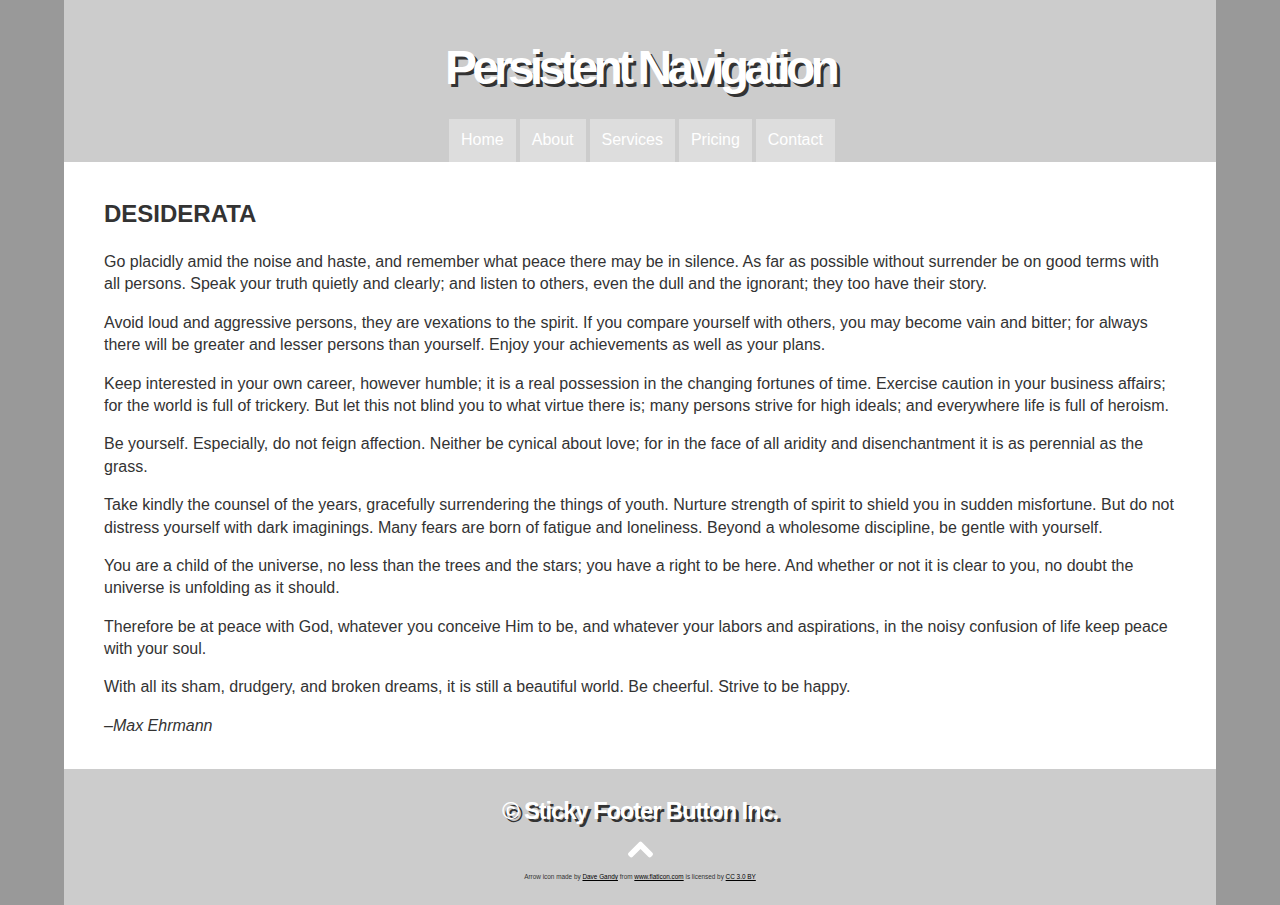
<file: lesson-9/index.html>
<!DOCTYPE html>
<html lang="en">
	<head>
		<meta charset="utf-8" />
		<title>Persistent Navigation</title>
		<meta name="viewport" content="width=device-width, initial-scale=1.0" />
		<link href="css/normalize.css" rel="stylesheet" />
		<!-- STEP 10: Extract all of the below CSS and put it into an external file, using the LINK element to attach it -->
		<!-- STEP 9b: Attach the custom JavaScript we built with a SCRIPT element - remember the 'defer' attribute -->
		<style>
			body{
				font-family: sans-serif;
				background: #999;
				min-width: 320px;
				color: #333;
			}
			#container {
				width: 90%;
				margin: 0 auto;
			}
			header {
				background: #ccc;
				padding-top: 1em;
			}
			header nav {
				overflow: hidden;
			}
			header nav ul {
				list-style-type: none;
				margin: 0;
				padding: 0;
				float: left;
				position: relative;
				left: 50%;
			}
			header nav ul li {
				float: left;
				position: relative;
				right: 50%;
				margin-left: 0.25em;
				background:#ddd;
			}
			header nav a {
				display: block;
				padding: 0.75em;
				color: #fff;
				text-decoration: none;
			}
			header nav a:hover {
				background: #fff;
				color: #000;
			}

			/* STEP 1a: Persistent navigation - manually add the class="floater" to the HEADER NAV and build out a fixed horizontal navigation bar */
			
			/* STEP 1b: Remove the class="floater" from the HTML */

			main {
				background: white;
				clear: both;
				line-height: 1.4;
				padding: 1em 0;
			}
			main p {
				margin-top: 0;
			}
			main blockquote {
			}

			header h1 {
				font-family: "Arial Black", Arial, sans-serif;
				font-size: 300%;
				margin: 0.5em;
				text-shadow: 3px 3px 0 #333;
				letter-spacing: -0.1em;
				text-align: center;
			}
			header h1 a {
				color: white;
				text-decoration: none;
			}
			blockquote h2 {
				text-transform: uppercase;
			}

			/* STEP 7a: Build out the styles for the pullquote, adding the class="pullquote2" to the SPAN element in the HTML to see how the styles look */

			/* STEP 7b: Add leading quotation marks and style them */

			/* STEP 7c: Remove the class"pullquote2" from the HTML */
			footer {
				background: #ccc;
				padding: 1em;
			}
			footer h3 {
				margin: 0;
				font-family: "Arial Black", Arial, sans-serif;
				font-size: 150%;
				margin: 0.5em;
				color: white;
				text-shadow: 3px 3px 0 #333;
				letter-spacing: -0.05em;
				text-align: center;
			}
			footer p {
				font-size: 50%;
				text-align: center;
			}
			footer a {
				color: black;
			}
			/* STEP 3a: Build out the sticky footer 'Back to top' button styles */
			
				/* STEP 3b: Now hide the button entirely, and we will make it visible later with JavaScript */
			

		</style>
	</head>
	<body>
		<div id="container">
			<header>
				<h1><a href="">Persistent Navigation</a></h1>
				<nav id="floatingbar">
					<ul>
						<li><a href="">Home</a></li>
						<li><a href="">About</a></li>
						<li><a href="">Services</a></li>
						<li><a href="">Pricing</a></li>
						<li><a href="">Contact</a></li>
					</ul>
				</nav>
			</header>
			<main>
				<blockquote>
					<h2>Desiderata</h2>

					<p>Go placidly amid the noise and haste, and remember what peace there may be in silence. As far as possible without surrender be on good terms with all persons. Speak your truth quietly and clearly; and listen to others, even the dull and the ignorant; they too have their story.</p>

					<p>Avoid loud and aggressive persons, they are vexations to the spirit. If you compare yourself with others, you may become vain and bitter; for always there will be greater and lesser persons than yourself. Enjoy your achievements as well as your plans.</p>

					<p><span class="pullquote">Keep interested in your own career, however humble; it is a real possession in the changing fortunes of time.</span> Exercise caution in your business affairs; for the world is full of trickery. But let this not blind you to what virtue there is; many persons strive for high ideals; and everywhere life is full of heroism.</p>

					<p>Be yourself. Especially, do not feign affection. Neither be cynical about love; for in the face of all aridity and disenchantment it is as perennial as the grass.</p>

					<p>Take kindly the counsel of the years, gracefully surrendering the things of youth. Nurture strength of spirit to shield you in sudden misfortune. But do not distress yourself with dark imaginings. Many fears are born of fatigue and loneliness. Beyond a wholesome discipline, be gentle with yourself.</p>

					<p>You are a child of the universe, no less than the trees and the stars; you have a right to be here. And whether or not it is clear to you, no doubt the universe is unfolding as it should.</p>

					<p>Therefore be at peace with God, whatever you conceive Him to be, and whatever your labors and aspirations, in the noisy confusion of life keep peace with your soul.</p>

					<p>With all its sham, drudgery, and broken dreams, it is still a beautiful world. Be cheerful. Strive to be happy.</p>

					<p><cite>&ndash;Max Ehrmann</cite></p>
			</main>
			<footer>
				<h3>© Sticky Footer Button Inc.</h3>
				<!-- STEP 6a: Build a simple 'back to top' anchor -->
				<p><a href="#" title="Back to top" class="top"><img src="images/arrows.svg" width="25" height="25" /></a></p>
				<p><small>Arrow icon made by <a href="http://www.flaticon.com/authors/dave-gandy" title="Dave Gandy">Dave Gandy</a> from <a href="http://www.flaticon.com" title="Flaticon">www.flaticon.com</a> is licensed by <a href="http://creativecommons.org/licenses/by/3.0/" title="Creative Commons BY 3.0" target="_blank">CC 3.0 BY</a></small></p>
			</footer>
		</div><!-- end #container -->
		<script>
		// STEP 2: Build out script to control visibility of persistent navigation based on the scrolling position
		// STEP 2a: Grab the #floatingbar as a var
		
		// STEP 2b: Determine how far down the top of the #floatingbar is from the top of the viewport and capture it with a variable called navTop
		
		// STEP 4a: Get the 'Back to top' button from the DOM with a const topButton
		
		// STEP 8a: Assign any and all elements with the class="pullquote" to the const pullQuote
		
		// STEP 2c: Build an event listener for the scroll event (https://developer.mozilla.org/en-US/docs/Web/Events/scroll)
		
			// STEP 2d: Check if the scroll position is further down than the top of the navbar...
			
				// STEP 2e: Automatically add the class="floater" to enable the persistent navigation styles we built out in STEP 1
				
				// STEP 4b: Set the sticky footer 'Back to top' button to display 'block' as the user has scrolled down the page somewhat
				
			
				// STEP 2f: The user is pretty close to the top of the page, so remove the class="floater" and display the regular tab-based navigation
				
				// STEP 4c: The user doesn't need the 'Back to top' button - they are at the top of the page, so set it to display 'none'
					
		

			// STEP 6a: Attach event listener to 'Back to top' button that calls the scrollToTop function built in STEP 5
			
				// STEP 6b: Prevent the default action of the anchor
			

			// STEP 5a: Build out Scroll-To-Top function
			
				// STEP 5b: Use the scrollBy() method to scroll the browser back up to the top of the page (https://developer.mozilla.org/en-US/docs/Web/API/Window/scrollBy)
						

			// STEP 8b: Write a forEach loop to duplicate the pullquote text and insert it into the page
			
				// STEP 8c: Get the parent element
				
				// STEP 8d: Clone the element (https://developer.mozilla.org/en-US/docs/Web/API/Node/cloneNode)
				
				// STEP 8e: Add a special class to the cloned SPAN element
				
				// STEP 8f: Insert cloned element into the DOM
				
			
			// STEP 9a: Move this entire JavaScript into an external file and put it into the /js folder
			/* Animated scrolling of page to top function inspired by the great tutorial at https://dzone.com/articles/back-to-top-pure-javascript and the MDN page about scrollBy() at https://developer.mozilla.org/en-US/docs/Web/API/Window/scrollBy */
		</script>
	</body>
</html>
</file>
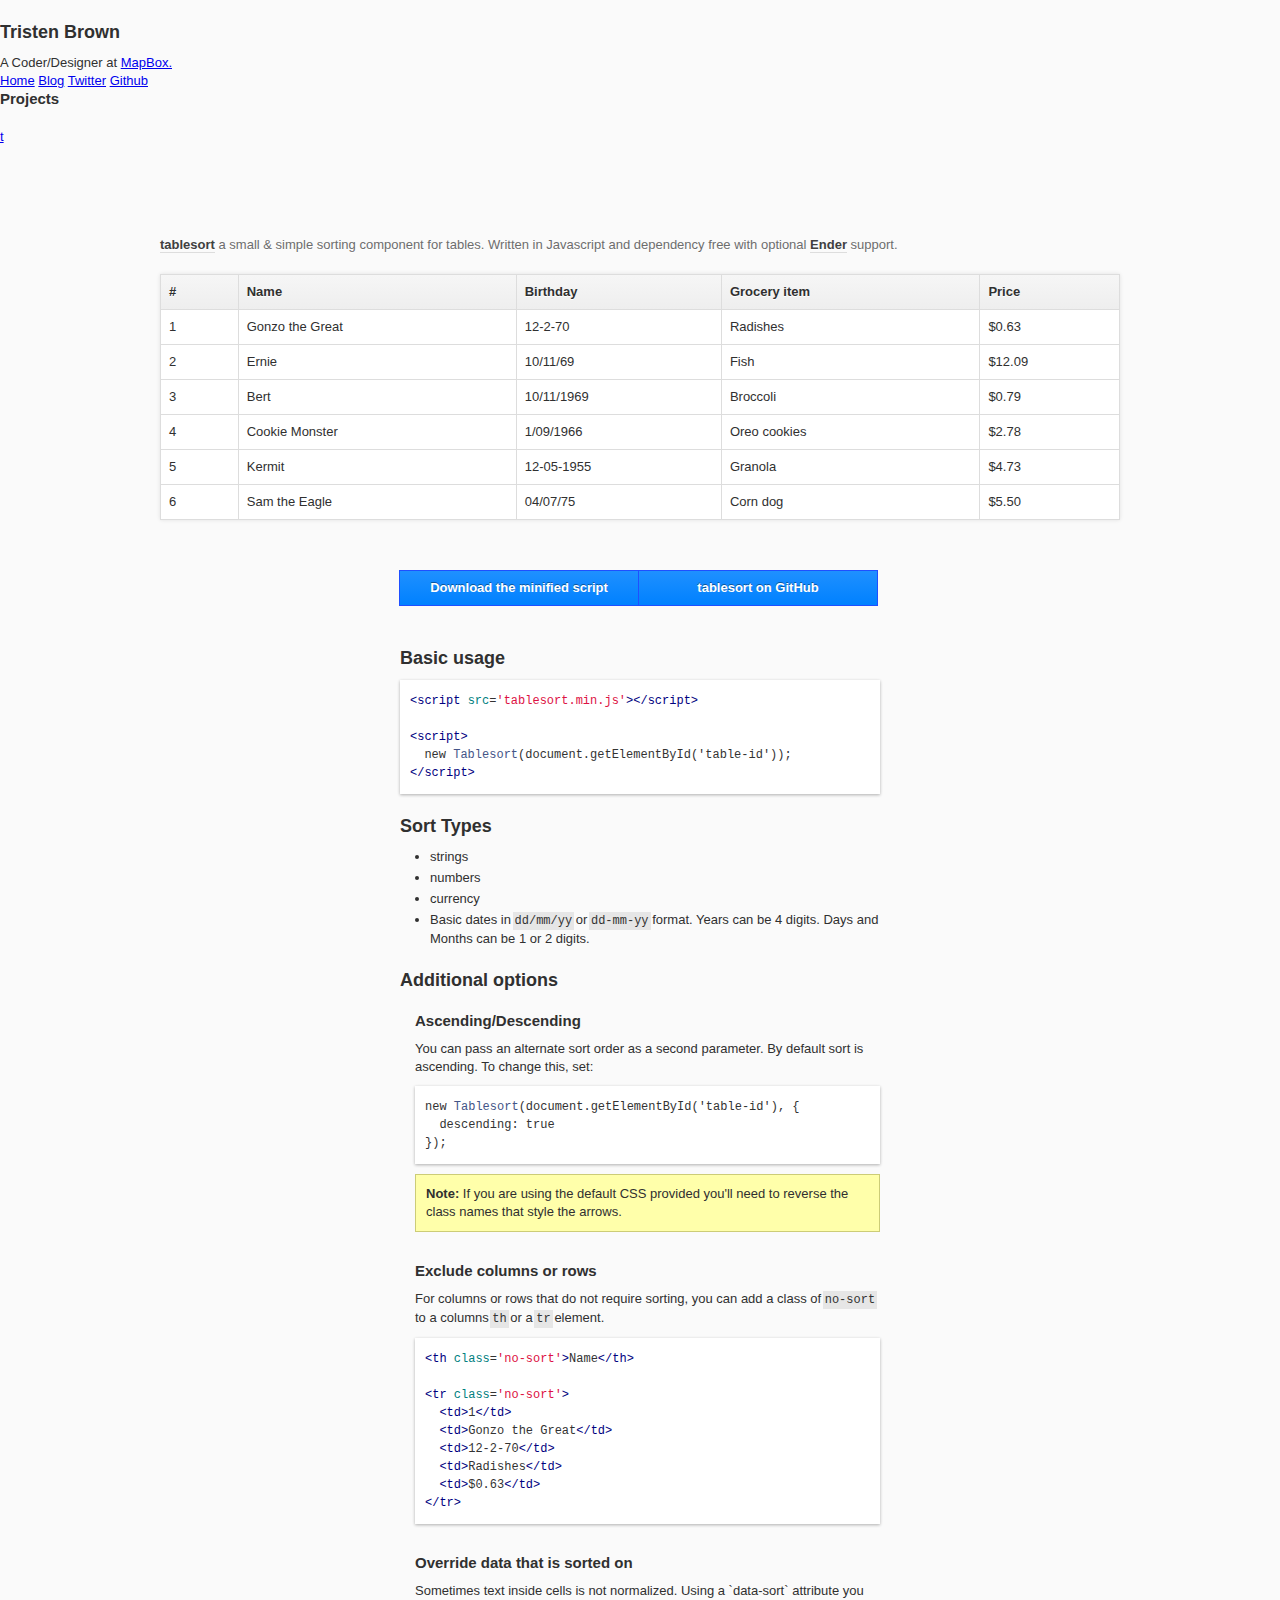
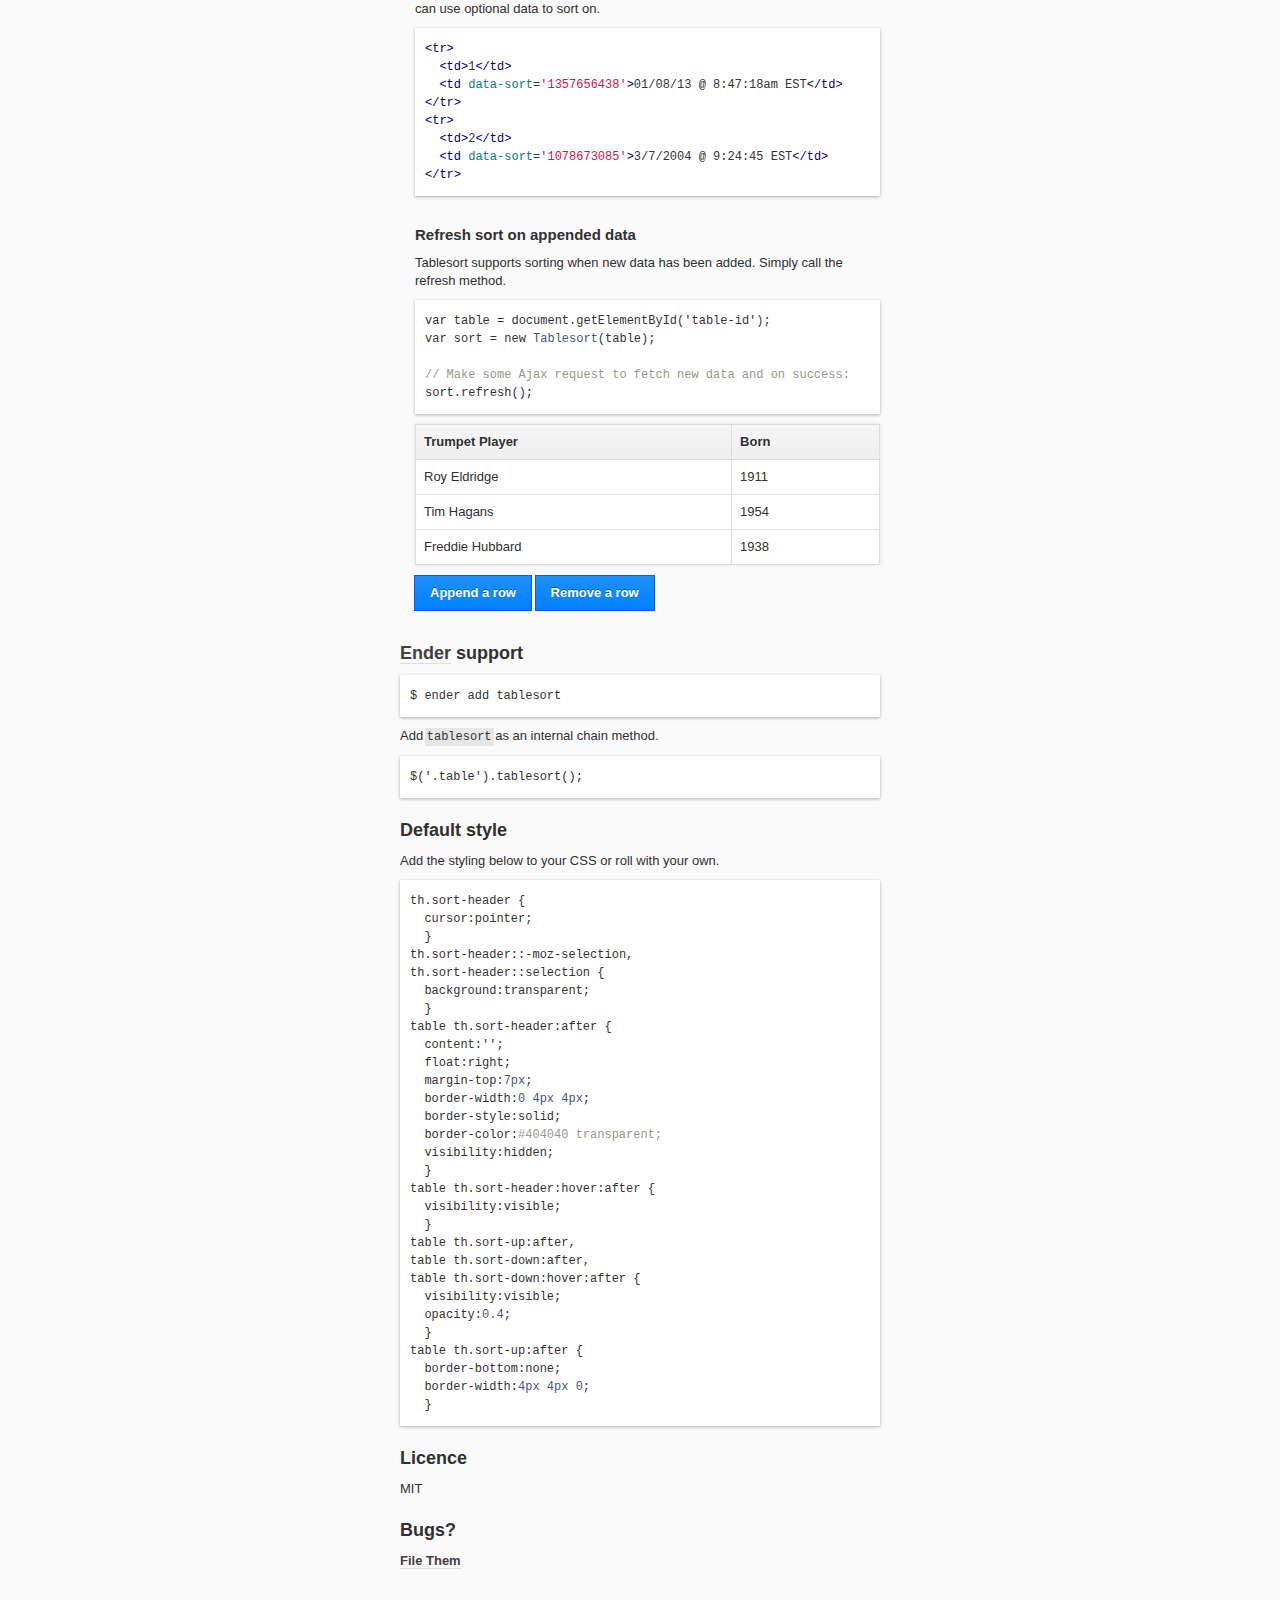
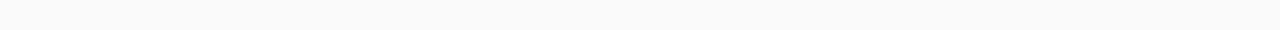
<file: lesson-12/js/tablesort/demo/index.html>
<!DOCTYPE html>
<html>
<head>
<meta charset=utf-8 />
<title>tablesort | tristen</title>
<link href='http://tristen.ca/global.css' rel='stylesheet'>
<link href='style.css' rel='stylesheet'>
</head>
<body onload='prettyPrint()'>

<div id='masthead'>
  <div class='limiter col12 clearfix'>
    <div class='col3'>
      <div class='inner'>
        <h2>Tristen Brown</h2>
        <p>A Coder/Designer at <a href='http://mapbox.com'>MapBox.</a></p>
        <a href='http://tristen.ca' class='icon home' title='Homepage'>Home</a>
        <a href='http://tristen.ca/blog' class='icon blog' title='Blog'>Blog</a>
        <a href='http://twitter.com/fallsemo' class='icon twitter' title='Twitter'>Twitter</a>
        <a href='http://github.com/tristen' class='icon github' title='GitHub'>Github</a>
      </div>
    </div>
    <div class='col col9'>
      <div class='inner'>
        <h3>Projects</h3>
        <ul id='tristen-projects'></ul>
      </div>
    </div>
    <a href='#' id='t-toggle'><span>t</span></a>
  </div>
</div>

<div class='page'>
  <div class='inner'>
    <div class='heading'>
      <h1><a href='http://github.com/tristen/tablesort'>tablesort</a><span class='description'> a small &amp; simple sorting component for tables. Written in Javascript and dependency free with optional <a href='http://ender.no.de'>Ender</a> support.</span></h1>
    </div>
    <table id='sort' class='sort'>
      <thead>
        <tr>
          <th>#</th>
          <th>Name</th>
          <th>Birthday</th>
          <th>Grocery item</th>
          <th>Price</th>
        </tr>
      </thead>
      <tbody>
        <tr>
          <td>1</td>
          <td>Gonzo the Great</td>
          <td>12-2-70</td>
          <td>Radishes</td>
          <td>$0.63</td>
        </tr>
        <tr>
          <td>2</td>
          <td>Ernie</td>
          <td>10/11/69</td>
          <td>Fish</td>
          <td>$12.09</td>
        </tr>
        <tr>
          <td>3</td>
          <td>Bert</td>
          <td>10/11/1969</td>
          <td>Broccoli</td>
          <td>$0.79</td>
        </tr>
        <tr>
          <td>4</td>
          <td>Cookie Monster</td>
          <td>1/09/1966</td>
          <td>Oreo cookies</td>
          <td>$2.78</td>
        </tr>
        <tr>
          <td>5</td>
          <td>Kermit</td>
          <td>12-05-1955</td>
          <td>Granola</td>
          <td>$4.73</td>
        </tr>
        <tr>
          <td>6</td>
          <td>Sam the Eagle</td>
          <td>04/07/75</td>
          <td>Corn dog</td>
          <td>$5.50</td>
        </tr>
      </tbody>
    </table>
    <div class='links clearfix'>
      <a class='button' href='https://raw.github.com/tristen/tablesort/gh-pages/tablesort.min.js'>Download the minified script</a>
      <a class='button' href='https://github.com/tristen/tablesort'>tablesort on GitHub</a>
    </div>

  </div>
  <div class='content'>
    <div class='inner'>
      <h2 id='usage'>Basic usage</h2>
  <pre class='prettyprint'>
&lt;script src='tablesort.min.js'&gt;&lt;/script&gt;

&lt;script&gt;
  new Tablesort(document.getElementById('table-id'));
&lt;/script&gt;</pre>

      <h2 id='types'>Sort Types</h2>
      <ul>
        <li>strings</li>
        <li>numbers</li>
        <li>currency </li>
        <li>Basic dates in <code>dd/mm/yy</code> or <code>dd-mm-yy</code> format. Years can be
        4 digits. Days and Months can be 1 or 2 digits.</li>
      </ul>

      <h2 id='options'>Additional options</h2>
      <div class='options'>
        <h3 id='direction'>Ascending/Descending</h3>
        <p>You can pass an alternate sort order as a second parameter. By default sort is ascending. To change this, set:</p>
  <pre class='prettyprint'>
new Tablesort(document.getElementById('table-id'), {
  descending: true
});</pre>
<p class='notice'><strong>Note:</strong> If you are using the default CSS provided you'll need to reverse the class names that style the arrows.</p>
        <h3 id='exclude'>Exclude columns or rows</h3>
        For columns or rows that do not require sorting, you can add a class of <code>no-sort</code> to a columns <code>th</code> or a <code>tr</code> element.
<pre class='prettyprint'>
&lt;th class='no-sort'&gt;Name&lt;/th&gt;

&lt;tr class='no-sort'&gt;
  &lt;td&gt;1&lt;/td&gt;
  &lt;td&gt;Gonzo the Great&lt;/td&gt;
  &lt;td&gt;12-2-70&lt;/td&gt;
  &lt;td&gt;Radishes&lt;/td&gt;
  &lt;td&gt;$0.63&lt;/td&gt;
&lt;/tr&gt;
</pre>


        <h3 id='data-sort'>Override data that is sorted on</h3>
        <p>Sometimes text inside cells is not normalized. Using a `data-sort` attribute you can use optional data to sort on.</p>
<pre class='prettyprint'>
&lt;tr>
  &lt;td&gt;1&lt;/td&gt;
  &lt;td data-sort='1357656438'&gt;01/08/13 @ 8:47:18am EST&lt;/td&gt;
&lt;/tr&gt;
&lt;tr&gt;
  &lt;td&gt;2&lt;/td&gt;
  &lt;td data-sort='1078673085'&gt;3/7/2004 @ 9:24:45 EST&lt;/td&gt;
&lt;/tr&gt;
</pre>

        <h3 id='refresh'>Refresh sort on appended data</h3>
        <p>Tablesort supports sorting when new data has been added. Simply call the refresh method.</p>
        <pre class='prettyprint'>
var table = document.getElementById('table-id');
var sort = new Tablesort(table);

// Make some Ajax request to fetch new data and on success:
sort.refresh();
</pre>
        <table id='refresh-table' class='sort'>
          <thead>
            <tr>
              <th>Trumpet Player</th>
              <th>Born</th>
            </tr>
          </thead>
          <tbody>
            <tr>
              <td>Roy Eldridge</td>
              <td>1911</td>
            </tr>
            <tr>
              <td>Tim Hagans</td>
              <td>1954</td>
            </tr>
            <tr>
              <td>Freddie Hubbard</td>
              <td>1938</td>
            </tr>
          </tbody>
        </table>
        <a href='#' id='add' class='button'>Append a row</a>
        <a href='#' id='remove' class='button'>Remove a row</a>
      </div>
      <h2><a href='http://ender.no.de'>Ender</a> support</h2>
<pre class='prettyprint'>$ ender add tablesort</pre>

<p>Add <code>tablesort</code> as an internal chain method.</p>
<pre class='prettyprint'>
$('.table').tablesort();
</pre>

      <h2 id='style'>Default style</h2>
      <p>Add the styling below to your CSS or roll with your own.</p>
  <pre class='prettyprint' style='font-weight:normal;'>
th.sort-header {
  cursor:pointer;
  }
th.sort-header::-moz-selection,
th.sort-header::selection {
  background:transparent;
  }
table th.sort-header:after {
  content:'';
  float:right;
  margin-top:7px;
  border-width:0 4px 4px;
  border-style:solid;
  border-color:#404040 transparent;
  visibility:hidden;
  }
table th.sort-header:hover:after {
  visibility:visible;
  }
table th.sort-up:after,
table th.sort-down:after,
table th.sort-down:hover:after {
  visibility:visible;
  opacity:0.4;
  }
table th.sort-up:after {
  border-bottom:none;
  border-width:4px 4px 0;
  }</pre>

    <h2 id='licence'>Licence</h2>
    <p>MIT</p>

    <h2 id='issues'>Bugs?</h2>
    <a href='https://github.com/tristen/tablesort/issues'>File Them</a>
    </div>
  </div>
</div>
<script src='http://tristen.ca/site.js'></script>
<script>
  var masthead = new Tristen();
  masthead.masthead();
</script>
<script src='prettify.js'></script>
<script src='../tablesort.min.js'></script>
<script>
  new Tablesort(document.getElementById('sort'));

  var trumpeters = [
    {
      "name": "Miles Davis",
      "born": 1926
    },
    {
      "name": "Dizzy Gillespie",
      "born": 1917
    },
    {
      "name": "Wynton Marsalis",
      "born": 1961
    },
    {
      "name": "Tom Harell",
      "born": 1946
    },
    {
      "name": "Roy Hargrove",
      "born": 1969
    },
    {
      "name": "Chet Baker",
      "born": 1929
    },
    {
      "name": "Nicholas Payton",
      "born": 1973
    },
    {
      "name": "Wallace Roney",
      "born": 1960
    },
    {
      "name": "Rex Stewart",
      "born": 1907
    },
    {
      "name": "Tim Hagans",
      "born": 1954
    },
    {
      "name": "Roy Eldridge",
      "born": 1911
    },
    {
      "name": "Freddie Hubbard",
      "born": 1938
    }
  ]
  var r = document.getElementById('refresh-table');
  var add = document.getElementById('add');
  var remove = document.getElementById('remove');
  var refresh = new Tablesort(r);

  function cancel(event) {
    (event.preventDefault) ? event.preventDefault() : event.returnValue = false;
    (event.stopPropagation) ? event.stopPropagation() : event.cancelBubble = true;
  }

addEvent(add, 'click', function(e) {
  cancel(e);
  var player = trumpeters[Math.floor(Math.random() * trumpeters.length)];

  var rowCount = r.rows.length;
  var row = r.insertRow(rowCount);

  var cellName = row.insertCell(0);
      cellName.innerHTML = player.name;

  var cellBorn = row.insertCell(1);
      cellBorn.innerHTML = player.born;

  refresh.refresh();
});
addEvent(remove, 'click', function(e) {
  cancel(e);
  var rowCount = r.rows.length;
  if (rowCount === 2) return;
  r.deleteRow(rowCount - 1);
});
</script>

<script>
var analytics=analytics||[];(function(){var e=["identify","track","trackLink","trackForm","trackClick","trackSubmit","page","pageview","ab","alias","ready","group"],t=function(e){return function(){analytics.push([e].concat(Array.prototype.slice.call(arguments,0)))}};for(var n=0;n<e.length;n++)analytics[e[n]]=t(e[n])})(),analytics.load=function(e){var t=document.createElement("script");t.type="text/javascript",t.async=!0,t.src=("https:"===document.location.protocol?"https://":"http://")+"d2dq2ahtl5zl1z.cloudfront.net/analytics.js/v1/"+e+"/analytics.min.js";var n=document.getElementsByTagName("script")[0];n.parentNode.insertBefore(t,n)};
analytics.load("ppyh4q5xb3");
</script>

</body>
</html>
</file>
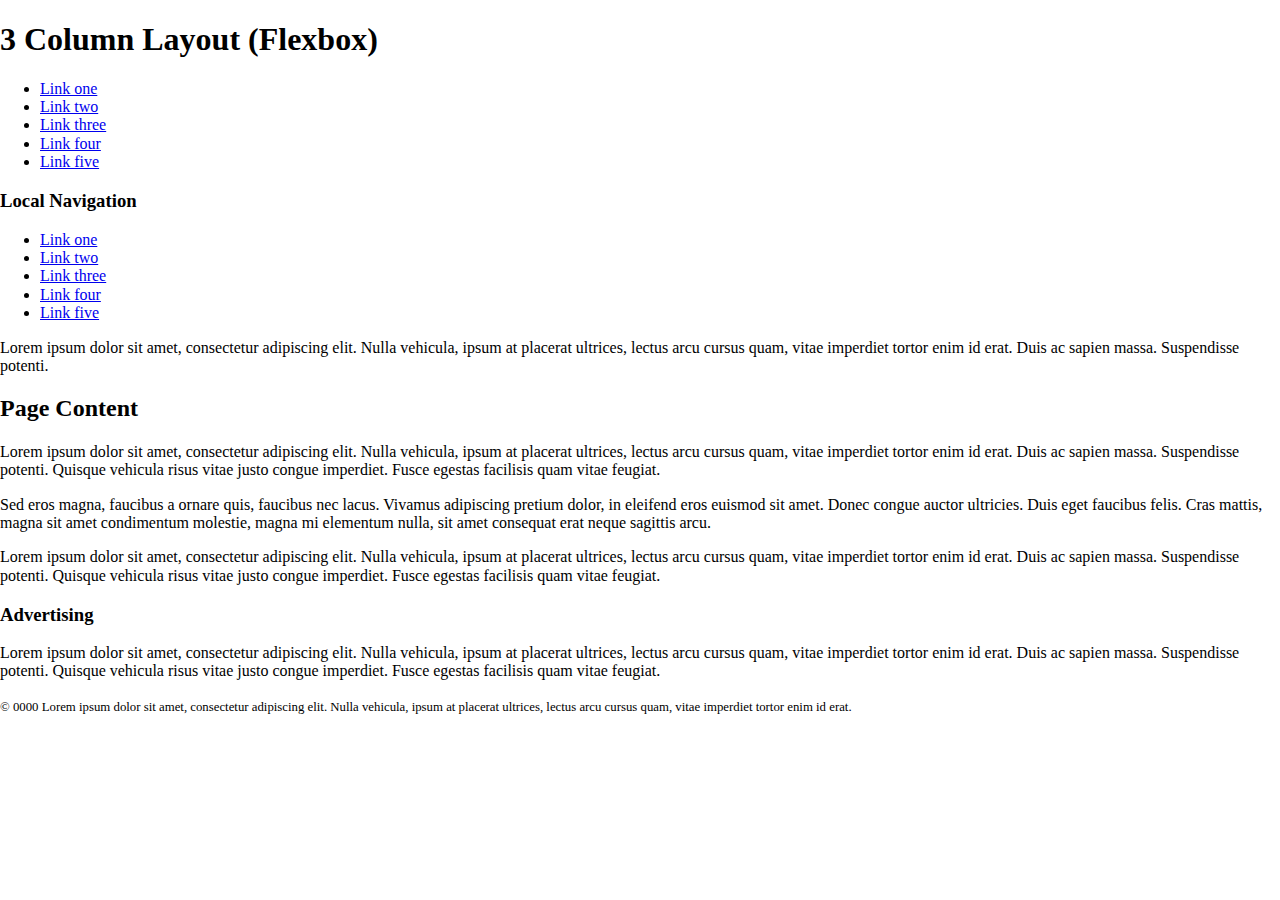
<file: lesson-4/flex.html>
<!DOCTYPE html>
<html lang="en">
<head>
	<meta charset="utf-8" />
	<title>3 Column Layout - Flexbox</title>
	<meta name="viewport" content="width=device-width, initial-scale=1" />
	<link href="css/normalize.css" rel="stylesheet" />
	<!-- STEP 1: Attach the flex.css stylesheet, then proceed to the next step inside the CSS file -->
	
</head>
<body>
	<div id="container">
		<header>
			<h1>3 Column Layout (Flexbox)</h1>
			<nav>
				<ul>
					<li><a href="#">Link one</a></li>
					<li><a href="#">Link two</a></li>
					<li><a href="#">Link three</a></li>
					<li><a href="#">Link four</a></li>
					<li><a href="#">Link five</a></li>
				</ul>
			</nav>
		</header>
		<main>
			<nav>
				<h3>Local Navigation</h3>
				<ul>
					<li><a href="#">Link one</a></li>
					<li><a href="#">Link two</a></li>
					<li><a href="#">Link three</a></li>
					<li><a href="#">Link four</a></li>
					<li><a href="#">Link five</a></li>
				</ul>
				<p>Lorem ipsum dolor sit amet, consectetur adipiscing elit. Nulla vehicula, ipsum at placerat ultrices, lectus arcu cursus quam, vitae imperdiet tortor enim id erat. Duis ac sapien massa. Suspendisse potenti.</p>
			</nav>
			<section>
				<h2>Page Content</h2>
				<p>Lorem ipsum dolor sit amet, consectetur adipiscing elit. Nulla vehicula, ipsum at placerat ultrices, lectus arcu cursus quam, vitae imperdiet tortor enim id erat. Duis ac sapien massa. Suspendisse potenti. Quisque vehicula risus vitae justo congue imperdiet. Fusce egestas facilisis quam vitae feugiat.</p>
				<p>Sed eros magna, faucibus a ornare quis, faucibus nec lacus. Vivamus adipiscing pretium dolor, in eleifend eros euismod sit amet. Donec congue auctor ultricies. Duis eget faucibus felis. Cras mattis, magna sit amet condimentum molestie, magna mi elementum nulla, sit amet consequat erat neque sagittis arcu.</p>
				<p>Lorem ipsum dolor sit amet, consectetur adipiscing elit. Nulla vehicula, ipsum at placerat ultrices, lectus arcu cursus quam, vitae imperdiet tortor enim id erat. Duis ac sapien massa. Suspendisse potenti. Quisque vehicula risus vitae justo congue imperdiet. Fusce egestas facilisis quam vitae feugiat.</p>
			</section>
			<aside>
				<h3>Advertising</h3>
				<p>Lorem ipsum dolor sit amet, consectetur adipiscing elit. Nulla vehicula, ipsum at placerat ultrices, lectus arcu cursus quam, vitae imperdiet tortor enim id erat. Duis ac sapien massa. Suspendisse potenti. Quisque vehicula risus vitae justo congue imperdiet. Fusce egestas facilisis quam vitae feugiat.</p>
			</aside>
		</main>
		<footer>
			<p><small>© 0000 Lorem ipsum dolor sit amet, consectetur adipiscing elit. Nulla vehicula, ipsum at placerat ultrices, lectus arcu cursus quam, vitae imperdiet tortor enim id erat.</small></p>
		</footer>
	</div><!-- #container -->
</body>
</html>
</file>
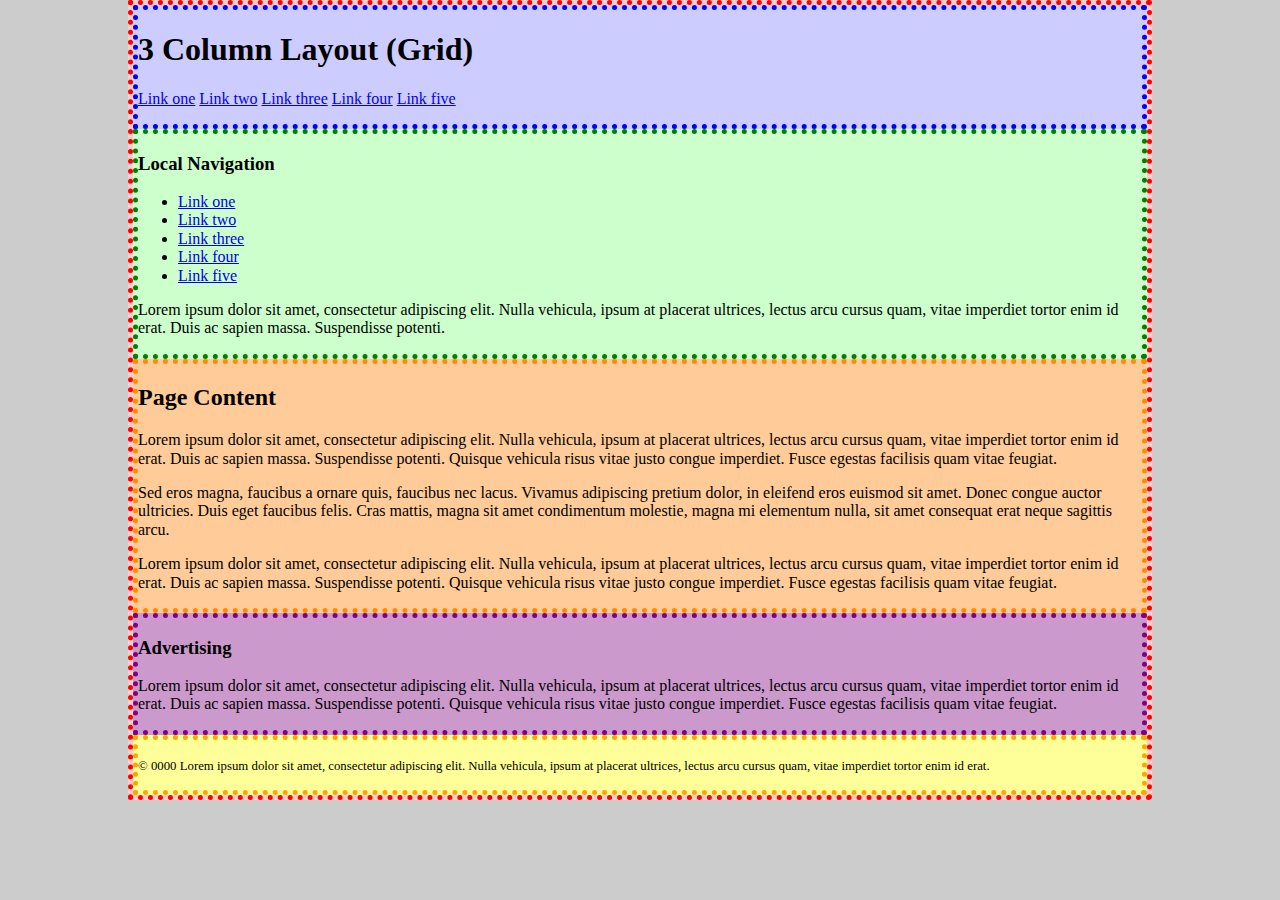
<file: lesson-4/grid.html>
<!DOCTYPE html>
<html lang="en">
<head>
	<meta charset="utf-8" />
	<title>3 Column Layout - Grid</title>
	<meta name="viewport" content="width=device-width, initial-scale=1" />
	<link href="css/normalize.css" rel="stylesheet" />
	<link href="css/grid.css" rel="stylesheet" />
</head>

<body>
	<div id="container">
		<header>
			<h1>3 Column Layout (Grid)</h1>
			<nav>
				<ul>
					<li><a href="#">Link one</a></li>
					<li><a href="#">Link two</a></li>
					<li><a href="#">Link three</a></li>
					<li><a href="#">Link four</a></li>
					<li><a href="#">Link five</a></li>
				</ul>
			</nav>
		</header>
		<nav>
			<h3>Local Navigation</h3>
			<ul>
				<li><a href="#">Link one</a></li>
				<li><a href="#">Link two</a></li>
				<li><a href="#">Link three</a></li>
				<li><a href="#">Link four</a></li>
				<li><a href="#">Link five</a></li>
			</ul>
			<p>Lorem ipsum dolor sit amet, consectetur adipiscing elit. Nulla vehicula, ipsum at placerat ultrices, lectus arcu cursus quam, vitae imperdiet tortor enim id erat. Duis ac sapien massa. Suspendisse potenti.</p>
		</nav>
		<section>
			<h2>Page Content</h2>
			<p>Lorem ipsum dolor sit amet, consectetur adipiscing elit. Nulla vehicula, ipsum at placerat ultrices, lectus arcu cursus quam, vitae imperdiet tortor enim id erat. Duis ac sapien massa. Suspendisse potenti. Quisque vehicula risus vitae justo congue imperdiet. Fusce egestas facilisis quam vitae feugiat.</p>
			<p>Sed eros magna, faucibus a ornare quis, faucibus nec lacus. Vivamus adipiscing pretium dolor, in eleifend eros euismod sit amet. Donec congue auctor ultricies. Duis eget faucibus felis. Cras mattis, magna sit amet condimentum molestie, magna mi elementum nulla, sit amet consequat erat neque sagittis arcu.</p>
			<p>Lorem ipsum dolor sit amet, consectetur adipiscing elit. Nulla vehicula, ipsum at placerat ultrices, lectus arcu cursus quam, vitae imperdiet tortor enim id erat. Duis ac sapien massa. Suspendisse potenti. Quisque vehicula risus vitae justo congue imperdiet. Fusce egestas facilisis quam vitae feugiat.</p>
		</section>
		<aside>
			<h3>Advertising</h3>
			<p>Lorem ipsum dolor sit amet, consectetur adipiscing elit. Nulla vehicula, ipsum at placerat ultrices, lectus arcu cursus quam, vitae imperdiet tortor enim id erat. Duis ac sapien massa. Suspendisse potenti. Quisque vehicula risus vitae justo congue imperdiet. Fusce egestas facilisis quam vitae feugiat.</p>
		</aside>
		<footer>
			<p><small>© 0000 Lorem ipsum dolor sit amet, consectetur adipiscing elit. Nulla vehicula, ipsum at placerat ultrices, lectus arcu cursus quam, vitae imperdiet tortor enim id erat.</small></p>
		</footer>
	</div><!-- #container -->
</body>
</html>
</file>
<file: lab-1/css/style.css>
body {
    font-family: 'PT Sans Narrow', sans-serif;
    /* Adding google font */
    margin: auto 50px 50px 50px; 
    /* making all margins 50px except top */
}

header h1 {
    text-transform: uppercase; /* making all letters uppercase */
    font-size: 20px;
    margin-top: 20px; /* adding margin to the top */
    border: 2px solid black; /* adding border */
    display: inline-block ; /* making the border fit the text */
    padding-left: 5px; /* adding padding to the left */
    letter-spacing: 5px; /* adding space between letters */
}

header h2 {
    
    text-align: center; /* centering the title */
    text-transform: uppercase; /* making all letters uppercase */
    letter-spacing: 8px; /* adding space between letters */
    font-size: 2.8rem; /* changing font size */
    margin-top: 10px; /* adding margin to the top */
    margin-bottom: 0; /* removing margin from the bottom */
    font-weight: bolder; /* making the font bolder */
    
}

header p {
    font-size: 1 rem; /* changing font size */
    margin-top: 5px; /* adding margin to the top */
    text-transform: uppercase; /* making all letters uppercase */
    word-spacing: 10px; /* adding space between words */
    text-align: center; /* centering the text */
    font-weight: bolder; /* making the font bolder */
}

main h4 {
    margin-bottom: 0; /* removing margin from the bottom */
}



main {
  column-count: 3; /* changing number of columns to 3 */
}

main p:first-child { /* selecting the first paragraph */
  margin-top: 0;    /* removing margin from the top  */
}
</file>
<file: lab-2/css/base.css>
/* Base styles for Lab 2
-------------------------------------------------- */
html {
	box-sizing: border-box;
}
*, *:before, *:after {
	box-sizing: inherit;
}
body {
	font-family: sans-serif;
	background-color: rgb(240,240,240);
}
header {
	padding: 1em;
}
main {
	display: flex;
	flex-direction: row;
	justify-content: space-around;
	flex-wrap: wrap;
}
main section {
	width: 20%;
	padding: 0.5em;
	background-color: rgb(255,255,255);
	box-shadow: 0px 7px 15px 5px rgba(0,0,0,0.1); 
}
main section h2 {
	margin: 0;
}
main section h3 {
	margin: 0;
	font-size: 75%;
}
main section div {
	margin-top: 0.5em;
	padding: 0.5em;
	color: rgb(255,255,255);
	background-color: grey;
	height: 3em;
}
footer {
	padding: 1em;
}
</file>
<file: lesson-1/css/styles.css>
@charset "UTF-8";
</file>
<file: lesson-12/css/tables.css>
@charset "utf-8";

html {
    font: 120%/1.2 "Trebuchet MS", Arial, Helvetica, sans-serif;
}
/* STEP 7: Collapse borders */
table {

/* STEP 9a: Adjust placement of table caption */

/* STEP 9b: Try different values for table-layout (https://developer.mozilla.org/en-US/docs/Web/CSS/table-layout) in conjunction with the width property. */

}
/* STEP 10b: Zebra striping for columns */
col:nth-child(2) {

}

/* STEP 8: Adjust padding for usability with TH and TD */
td, th {

}
th {
    background: rgba(225,225,225,1);
}
/* STEP 6: Align table headings in the table body */
tbody th {

}
thead tr:first-child th:first-child {
    /* Hide top left cell - it's empty */

}
/* STEP 10a: Zebra striping for rows */

tfoot td {
    font-size: 60%;
}
caption {
    font-size: 150%;
}
/* STEP 10c: Have a look at the result in the browser, then head to js/tables.js for the next step */
</file>
<file: lesson-12/js/tablesort/css/tablesort.css>
@charset "UTF-8";
/* Tablesort specific styling ---------- */
/* http://tristen.ca/tablesort/demo/  -- */
th.sort-header {
  cursor:pointer;
  }
th.sort-header::-moz-selection,
th.sort-header::selection {
  background:transparent;
  }
table th.sort-header:after {
  content:'';
  float:right;
  margin-top:7px;
  border-width:0 4px 4px;
  border-style:solid;
  border-color:#333 transparent;
  opacity: 0.4;
  visibility:hidden;
  }
table th sort-header:hover {
	background-color: #eee;
}
table th.sort-header:hover:after {
  visibility:visible;
  }
table th.sort-up:after,
table th.sort-down:after,
table th.sort-down:hover:after {
  visibility:visible;
  opacity:1;
  }
table th.sort-up:after {
  border-bottom:none;
  border-width:4px 4px 0;
  }
</file>
<file: lesson-2/css/main.css>
@charset "UTF-8";



html {

	/* STEP 2: Set base font size */
	font-size: 120%;

	/* STEP 3: Set base line-height (leading) */
	line-height: 1.4;
	
	/* STEP 4: Set base font-family (font stack) */
	font-family: sans-serif;
	
	background: #111;
	/* STEP 10a: set the background image */
	background-image: url("../images/how-much.jpg");
	
	/* Image credit: How much? by el patojo CC https://www.flickr.com/photos/elpatojo/250157893 */
	/* STEP 10b: set the background attachment */
	background-attachment: fixed;
	
	
	/* STEP 10c: set the background image size to cover the viewport */
	
	
}
/* STEP 5: Set font sizes according to a typographic scale (h1-h6 and p) */
h1 {

	font-size: 4.8rem;
	
	/* STEP 7a: Set primary heading font - use "Alfa Slab One" from Google Fonts - place the appropriate @import at the top of this CSS file, then set the font-family to the same, with a fallback to "Rockwell" - then set font-weight to normal (we don't need to bold these fonts) */
	font-family: "alfa slab one", Rockwell, serif;
	font-weight: 400;
	font-style: normal;
	/* ...try editing the CSS in the browser dev tools to see the fallback if the Google Font fails to load */
}
h1 em {
	/* STEP 7e: The numero character/symbol is not heavy enough for the surrounding text, so we will set it with a heavy font, and eliminate the italics */
	
}
h2 {
	
	/* STEP 7b: Set subheading font to 'Century Gothic', with a fallback to Futura for Mac, then lastly to sans-serif */
	font-size: 4.2rem;
	font-family: "Century Gothic", Futura, sans-serif;
	font-weight: normal;
}
h3 {
	
	/* STEP 7c: Set tertiary heading font to the same as above, then transform all h3 elements to UPPERCASE, with no bottom margin */
	font-size: 3.6rem;
	font-family: "Century Gothic", Futura, sans-serif;
	font-weight: normal;
}
h4 {
	
}
h5 {
	
}
h6 {
	
}
p {
	
}
/* STEP 7d: Set font for p in header to the same as the h2 and the h3 elements, using a descendant (contextual) selector */
header p {
	font-family: "Century Gothic", Futura, sans-serif;
	font-weight: normal;

	
}
/* STEP 9a: Reduce space between headings in page-level header H1 */

header h1 {
	margin: 0;
}

/* STEP 8: Bump down subhead font size at top of article */
header h2 {
	font-size: 2.4rem;
	
	/* STEP 9b: Reduce space between headings in page-level header H2 */
	margin-top: 0;;
}
/* STEP 9c: Move h3 and p closer together in article sections */
section h3 {

	margin-bottom: 0;
	
	/* STEP 13: Visual hierarchy needs improvement - reduce font size */
	
}
section p {
	
	/* STEP 12a: Measure is 85+ - too long - bump up the font size */
	font-size: 1.2rem;
	/* STEP 12b: Play with the leading (line-height) - raise to 1.8, then reduce to 1.2 - discuss typographic color and vertical rhythm */
	line-height: 1.4;
	/* STEP 14a: Justification with text-align - left, right, center, justify */
	text-align: justify;
	/* STEP 14b: Hyphenation - change BODY width to 50% down below, then resize the window width in your browser to see the effect */
	
	hyphens: auto;

	/* STEP 16a: Play with some non-standard CSS properties like text-rendering - this can enable things like ligatures - look at the combination of letters f and i
	Works only with some fonts */
	text-rendering: optimizeLegibility;

	/* STEP 16b: Change the font to Calibri, then watch the 'fi' and 'fl' combination render as a ligature - for some reason, 'ff' does not for this font */
	
	/* https://developer.mozilla.org/en-US/docs/Web/CSS/text-rendering */
}
/* STEP 6: Basic layout - auto-centred single-column fixed width */
body {

	min-width: 420px;
	max-width: 760px;
	
	margin: 0 auto;
	
	/* STEP 14c: Change width of BODY to see how hyphenation works - then comment out */
	
	
	background: #eee;
}
header {
	background: #5C8096;
	/* STEP 11a: Add whitespace - very important */
	padding: 3rem;
	
	/* STEP 15: Inset text effect with text shadow */
	
	text-shadow: 0 1px 1px #92b2c4;
}
section {
	/* STEP 11b: Add more whitespace */
	padding: 0 3rem;
	
}
footer {
	background: #333;
	color: #eee;
	/* STEP 11c. Add even more whitespace */
	padding: 2rem 3rem;
	
}
footer h3 {
	font-size: 1.4em;
}
footer p, footer small {
	font-family: "Century Gothic", Futura, sans-serif;
}
</file>
<file: lesson-3/css/main.css>
body {
  background-color: #666;
  line-height: 1.4;
}

#page {
  width: 70%;
  background-color: white;
  margin: 50px auto;
  padding: 5%;
  box-shadow: 0 5px 5px 0 rgba(0, 0, 0, 0.75);
}

/* Multi-column layout
-------------------------------------------------- */
main {
  column-count: 2;
}

main p:first-child {
  margin-top: 0;
}
</file>
<file: lesson-4/css/index.css>
@charset "utf-8";

/* STEP 1b: Change the box-model rendering default from content-box to border-box */
html {
	
}
*, *:before, *:after {
	
}

body {
	background: #CCC;
}

#container {
	border: 5px dotted red;
	background: #FCC;
	/* STEP 2: set width of #container to 80% of body */
	
	/* STEP 3: center the entire layout with auto left and right margins */
	
}
header {
	border: 5px dotted blue;
	background: #CCF;
	/* STEP 8c: Set the header to float: left; to restore the height to auto to contain the children */
	
	/* STEP 8d: Now set the width to 100% to push the <footer> content back down where it belongs (wow)! */
	
}
header h1 {
	/* STEP 8a: Opposing floats - float the h1 to the left */
	
}
header nav {
	/* STEP 8b: Float the nav element to the right - notice how the parent element is now height: 0; just like the <main> element - what a mess! */
	
}
header nav ul {
	list-style-type: none;
	padding: 0;
}
header nav ul li {
	display: inline;
}
main {
	border: 5px dotted black;
	background: darkgray;
	/* STEP 7c: "Set a float to clear a float" - Set the main element to float: left; and see how it now encapsulates its children with height: auto; - this helps clear the footer properly */
	
}
main > nav {
	border: 5px dotted green;
	background: #CFC;
	/* STEP 4a: set the width of the first sidebar to 20% */
	
	/* STEP 4b: float the column to the left */
	
}
main > section {
	border: 5px dotted darkorange;
	background: #FC9;
	/* STEP 5a: set the width of the main (centre) column to 60% */
	
	/* STEP 5b: float the column to the left */
	
}
main > aside {
	border: 5px dotted purple;
	background: #C9C;
	/* STEP 6a: set the width of the second sidebar to 20% */
	
	/* STEP 6b: float the column to the left */
	
}
footer {
	border: 5px dotted orange;
	background: #FF9;
	/* STEP 7a: clear the footer (left | right | both) */
	
	/* STEP 7b: Notice that the <main> element has collapsed - this is because all its children are floated - now comment out the above clear property and refresh the browser tab */
}
header,
main > nav,
main > section,
main > aside,
footer {
	/* STEP 9: add some padding to the main layout containers to give the text some room to breathe - then head over to flexbox.html to see how to do this an easier way */
	
}
</file>
<file: lesson-5/css/colors.css>
@charset "utf-8";
html {
	box-sizing: border-box;
}
	*, *:before, *:after {
	box-sizing: inherit;
}
html {
	background: lightgrey url("../images/winter-birch.jpg") no-repeat top left;
	background-size: cover;	
	background-attachment: fixed;
	height: 100%;
	font-family: "Century Gothic", Futura, Helvetica, Arial, sans-serif;
	font-size: 180%;
}
body {
	min-height: 100%;
	color: white;	
}
header {
	/* STEP 1a: Go to https://developer.mozilla.org/en-US/docs/Web/CSS/CSS_Colors/Color_picker_tool */
	/* STEP 1b: Select a HUE using the Hue Slider */
	/* STEP 1c: De-Saturate the colour a bit, reduce the Lightness, and make the colour slightly transparent by adjusting the Alpha. */
	/* STEP 1d: Copy the resulting RGBa value and replace the background-color below */
	background-color: black;
	padding: 1% 10%;
}
header h1 {
	text-transform: uppercase;
	letter-spacing: 0.1em;
	color: white;
	/* STEP 3: Soften the <h1> element text using the opacity property */

}
main {
	padding: 0 10%;
}
main h2 {
	/* STEP 2: Set the <h2> inside the <main> to the same transparent purple, but use the HSLa colour syntax, instead */

	font-size: 500%;
	margin: 0;	
	color: white;
}
main p {
	margin-top: 0;
}
footer {
	padding: 0 10%;
}
footer p {
	font-size: 60%;
	/* STEP 4: Set the <footer> element text to the same purple as in step 1 and 2, using a combination of hexadecimal color syntax and opacity. */
	color: white;
}

/* STEP 5: Adjust the HUE of the background-color of the <header>, the colour of the <h2>, and the colour of the <footer> text to a different value - note that this is more difficult with HEX and RGB colour notation */

/* STEP 6: Convert the footer p element to CIELAB color space using a conversion utility like http://colormine.org/convert/rgb-to-lab */
</file>
<file: lesson-4/css/grid.css>
@charset "utf-8";

html {
	box-sizing: border-box;
}
*, *:before, *:after {
	box-sizing: inherit;
}

body {
	background: #CCC;
}

#container {
	border: 5px dotted red;
	background: #FCC;
	width: 80%;
	margin: 0 auto;
	/* STEP 1: Set the container to display: grid; */
	
	/* STEP 7: Plot out the grid-template-areas */
	
	/* STEP 8: Control the width of the grid rows */
	
	/* STEP 9: Control the width of the grid columns (try the fr unit) */
	
	/* STEP 10b: Set the grid-gap */
	
}

header {
	border: 5px dotted blue;
	background: #CCF;
	/* STEP 2: Identify the header as a grid-area */
	
	/* STEP 11a: Fix the <header> - set display: flex; to have the <h1> and the <nav> sit beside each other */
	
	/* STEP 11b: Set them at either end of the <header> with justify-content: space-between; */

	/* What do you think? Which of the three methods do you think was the most appropriate for the "Holy Grail" layout? */
}

header nav ul {
	list-style-type: none;
	padding: 0;
}

header nav ul li {
	display: inline;
}

#container > nav {
	border: 5px dotted green;
	background: #CFC;
	/* STEP 3: Identify the nav as a grid-area */
	
}

section {
	border: 5px dotted darkorange;
	background: #FC9;
	/* STEP 4: Identify the section as a grid-area */
	
}

aside {
	border: 5px dotted purple;
	background: #C9C;
	/* STEP 5: Identify the aside as a grid-area */
	
}

footer {
	border: 5px dotted orange;
	background: #FF9;
	/* STEP 6: Identify the footer as a grid-area */
	
}

header,
#container > nav,
#container > section,
#container > aside,
footer {
    /* STEP 10a: add some padding to the main layout containers to give the text some room to breathe - see the effect in the browser, then comment this out and head up to the #container rule for an alternative */
    
}
</file>
<file: lesson-10/css/accordion.css>
@charset "utf-8";
@import url('https://fonts.googleapis.com/css2?family=Open+Sans:ital,wght@0,300..800;1,300..800&display=swap');

/* Box-sizing reset (https://css-tricks.com/inheriting-box-sizing-probably-slightly-better-best-practice/) */
html {
	box-sizing: border-box;
}
*, *:before, *:after {
	box-sizing: inherit;
}

html {
	font-family: "Open Sans", sans-serif;
}
#container {
	width: 80%;
	margin: 0 auto;
}
/* STEP 3a: Basic styling for the DETAILS element */

/* STEP 3b: Adjacent sibling DETAILS elements don't need a top border */

/* STEP 3c: Brighten up the currently open DETAILS panel (the browser adds the "open" attribute to the active element) */

/* STEP 4: Make the SUMMARY look a bit like a heading, and address affordance by turning the mouse cursor into a pointer to encourage user interaction */

/* STEP 5a: Disable the default triangle toggle - it is fine, but we should learn how to customize this part of the widget */

/* STEP 5b: Use the ::after pseudoelement with the SECTION to add a "+" character imploring user to "open" the panel */

/* STEP 5c: If the panel is open, then change it to a "-" character to allow user to close it again - proceed to accordion.js for the next step */

/* STEP 10: Add rounded corners to the first and last DETAILS elements */
details:first-of-type {
	
}

/* Thanks to Greg Gibson (https://css-tricks.com/two-issues-styling-the-details-element-and-how-to-solve-them/) and Chris Coyier (https://css-tricks.com/quick-reminder-that-details-summary-is-the-easiest-way-ever-to-make-an-accordion/) for some outstanding tips and tricks for styling <details> and <summary> */
</file>
<file: lesson-12/js/tablesort/demo/style.css>
/* ------------------------------------------
  Reset ♥
  http://meyerweb.com/eric/tools/css/reset/
  v2.0 | 20110126
  License: none (public domain)
---------------------------------------------*/
html, body, div, span, applet, object, iframe,
h1, h2, h3, h4, h5, h6, p, blockquote, pre,
a, abbr, acronym, address, big, cite, code,
del, dfn, em, img, ins, kbd, q, s, samp,
small, strike, strong, sub, sup, tt, var,
b, u, i, center,
dl, dt, dd, ol, ul, li,
fieldset, form, label, legend,
table, caption, tbody, tfoot, thead, tr, th, td,
article, aside, canvas, details, embed,
figure, figcaption, footer, header, hgroup,
menu, nav, output, ruby, section, summary,
time, mark, audio, video {
  margin: 0;
  padding: 0;
  border: 0;
  font-size: 100%;
  font: inherit;
  vertical-align: baseline;
  }
/* HTML5 display-role reset for older browsers */
article, aside, details, figcaption, figure,
footer, header, hgroup, menu, nav, section {
  display: block;
  }
body { line-height: 1; }
ol, ul { list-style: none;  }
blockquote, q { quotes: none; }
blockquote:before, blockquote:after,
q:before, q:after { content: ''; content: none; }
/* tables still need 'cellspacing="0"' in the markup */
table { border-collapse: collapse; border-spacing: 0; }
/* remember to define focus styles. Hee Haw */
:focus { outline: 0; }
body {
  margin:0;
  font-family:'Helvetica Neue', Helvetica, Arial, sans-serif;
  font-size:13px;
  line-height:18px;
  color:#303030;
  background-color:#fafafa;
  -webkit-font-smoothing:antialiased;
  }
h1,h2,h3,h4,h5 {
  font-weight:bold;
  display:block;
  margin:0 0 10px;
  }
h1 {
  font-size:13px;
  margin:0 0 20px;
  display:block;
  font-weight:normal;
  text-shadow:0 1px 0 #fff;
  }
h1 span.description {
  color:#6d6d6d;
  }
h2 { font-size:18px; line-height:24px; margin:20px 0 10px;}
h3 { font-size:15px; }
ul { margin:0 0 20px; }
li {
  margin-left:30px;
  margin-bottom:3px;
  }
ul li { list-style:disc; }
ol li { list-style:decimal; }

strong {
  font-weight:bold;
  }
.notice {
  background:#ffa;
  border:1px solid #cc7;
  display:block;
  padding:10px;
  margin-bottom:10px;
  }

.content {
  margin-top:40px;
  padding:0 0 60px;
  }
.page a {
  color:#404040;
  font-weight:bold;
  text-decoration:none;
  border-bottom:1px solid #ddd;
  }
  .page a:hover {
    border-color:#d0d0d0;
    }
table {
  background:#fff;
  max-width:100%;
  border-spacing:0;
  width:100%;
  margin:10px 0;
  border:1px solid #ddd;
  border-collapse:separate;
  *border-collapse:collapsed;
  -webkit-box-shadow:0 0 4px rgba(0,0,0,0.10);
     -moz-box-shadow:0 0 4px rgba(0,0,0,0.10);
          box-shadow:0 0 4px rgba(0,0,0,0.10);
  }
  table th,
  table td {
    padding:8px;
    line-height:18px;
    text-align:left;
    border-top:1px solid #ddd;
    }
  table th {
    background:#eee;
    background:-webkit-gradient(linear, left top, left bottom, from(#f6f6f6), to(#eee));
    background:-moz-linear-gradient(top, #f6f6f6, #eee);
    text-shadow:0 1px 0 #fff;
    font-weight:bold;
    vertical-align:bottom;
    }
  table td {
    vertical-align:top;
    }
  table thead:first-child tr th,
  table thead:first-child tr td {
    border-top:0;
    }
  table tbody + tbody {
    border-top:2px solid #ddd;
    }
  table th + th,
  table td + td,
  table th + td,
  table td + th {
    border-left:1px solid #ddd;
    }
  table thead:first-child tr:first-child th,
  table tbody:first-child tr:first-child th,
  table tbody:first-child tr:first-child td {
    border-top:0;
    }

/*tablesort specific styling*/
th.sort-header {
  cursor:pointer;
  }
th.sort-header::-moz-selection,
th.sort-header::selection {
  background:transparent;
  }
table th.sort-header:after {
  content:'';
  float:right;
  margin-top:7px;
  border-width:0 4px 4px;
  border-style:solid;
  border-color:#404040 transparent;
  visibility:hidden;
  }
table th.sort-header:hover:after {
  visibility:visible;
  }
table th.sort-up:after,
table th.sort-down:after,
table th.sort-down:hover:after {
  visibility:visible;
  opacity:0.4;
  }
table th.sort-up:after {
  border-bottom:none;
  border-width:4px 4px 0;
  }

.page .inner {
  width:960px;
  margin:0 auto;
  padding:0 40px;
  }
  .content .inner {
    width:480px;
    }
.heading {
  margin-top:90px;
  }

.links {
  width:480px;
  margin:50px auto 0;
  }
  .links a {
    width:50%;
    float:left;
    }
.page .button {
  background:#1F90FF;
  background:-webkit-gradient(linear, left top, left bottom, from(#1F90FF), to(#0081ff));
  background:-moz-linear-gradient(top, #1F90FF, #0081ff);
  border:1px solid #1f4fff;
  height:36px;
  line-height:34px;
  color:#fff;
  text-shadow:0 -1px 0 rgba(0, 0, 0, 0.4);
  display:inline-block;
  margin-left:-1px;
  text-align:center;
  padding:0 15px;
  -webkit-transition:box-shadow 150ms linear;
     -moz-transition:box-shadow 150ms linear;
       -o-transition:box-shadow 150ms linear;
          transition:box-shadow 150ms linear;
  -moz-box-sizing:border-box;
       box-sizing:border-box;
  }
  .page .button:hover {
    -webkit-box-shadow:0 1px 5px rgba(0,0,0,0.25);
            box-shadow:0 1px 5px rgba(0,0,0,0.25);
    border:1px solid #1f4fff;
    }
  .page .button:focus,
  .page .button:active {
    background:#0081ff;
    -webkit-box-shadow:inset 0 1px 5px rgba(0,0,0,0.25);
            box-shadow:inset 0 1px 5px rgba(0,0,0,0.25);
    }

.options {
  margin:10px 0 30px 15px;
  }
  .options h3 {
    display:block;
    padding-top:10px;
    margin-top:20px;
    }
  .options h3:first-child {
    border:none;
    margin-top:0;
    }

pre,
code {
  font-family:Consolas, Menlo, 'Liberation Mono', Courier, monospace;
  word-wrap:break-word;
  color:#333;
  }
pre {
  font-size:13px;
  line-height:1.25em;
  background:#fff;
  padding:10px 15px;
  margin:10px 0;
  overflow: auto;
  -webkit-box-shadow:0 1px 3px rgba(0, 0, 0, 0.30);
          box-shadow:0 1px 3px rgba(0, 0, 0, 0.30);
  }
code {
  font-size:12px;
  border:0;
  padding:0;
  background:#e6e6e6;
  background:rgba(0,0,0,0.08);
  box-shadow:0 0 0 2px rgba(0,0,0,0.08);
  }
pre code {
  font-size:13px;
  line-height:1.25em;
  background:transparent;
  box-shadow:none;
  border:none;
  padding:0;
  margin:0;
  }

@media screen {
  .com { color: #999988; }  /* a comment */
  .lit, .typ { color: #445588; } /* literal, type */
  .tag { color: navy; } /* tag */
  .atv, str { color: #dd1144; } /* attribute, string */
  .dec, .clo, .opn, .pun, .kwd { color: #333333; } /* a declaration, close bracket, open bracket, punctuation, keyword */
  .var, .atn { color: teal; } /* variable, markup attribute */
  .fun { color: #990000; } /* functione */
}
/* Use higher contrast and text-weight for printable form. */
@media print, projection {
  .str { color: #060; }
  .kwd { color: #006; font-weight: bold; }
  .com { color: #600; font-style: italic; }
  .typ { color: #404; font-weight: bold; }
  .lit { color: #044; }
  .pun, .opn, .clo  { color: #440; }
  .tag { color: #006; font-weight: bold; }
  .atn { color: #404; }
  .atv { color: #060; }
}
/* Style */
pre.prettyprint {
  background: white;
  font-family: Menlo, Monaco, Consolas, monospace;
  font-size: 12px;
  line-height: 1.5;
  padding: 12px 10px;
  }

/* Specify class=linenums on a pre to get line numbering */
ol.linenums {
  margin-top: 0;
  margin-bottom: 0; }

/* IE indents via margin-left */
li.L0,
li.L1,
li.L2,
li.L3,
li.L4,
li.L5,
li.L6,
li.L7,
li.L8,
li.L9 {
  /* */ }

/* Alternate shading for lines */
li.L1,
li.L3,
li.L5,
li.L7,
li.L9 {
  /* */ }


/* Specify class=linenums on a pre to get line numbering */
ol.linenums {
  margin:0 0 0 40px;
  list-style:decimal;
  }
  ol.linenums li {
    padding:0;
    color:#bebec5;
    line-height:18px;
    }
/*-----------------------------------
  Markup free clearing
  Details: http: //perishablepress.com/press/2009/12/06/new-clearfix-hack
-------------------------------------*/
.clearfix:after {
  content: '.';
  display: block;
  height: 0;
  clear: both;
  visibility: hidden;
  }

* html .clearfix { height: 1%; } /* IE6 */
*:first-child + html .clearfix { min-height: 1%; } /* IE7 */
</file>
